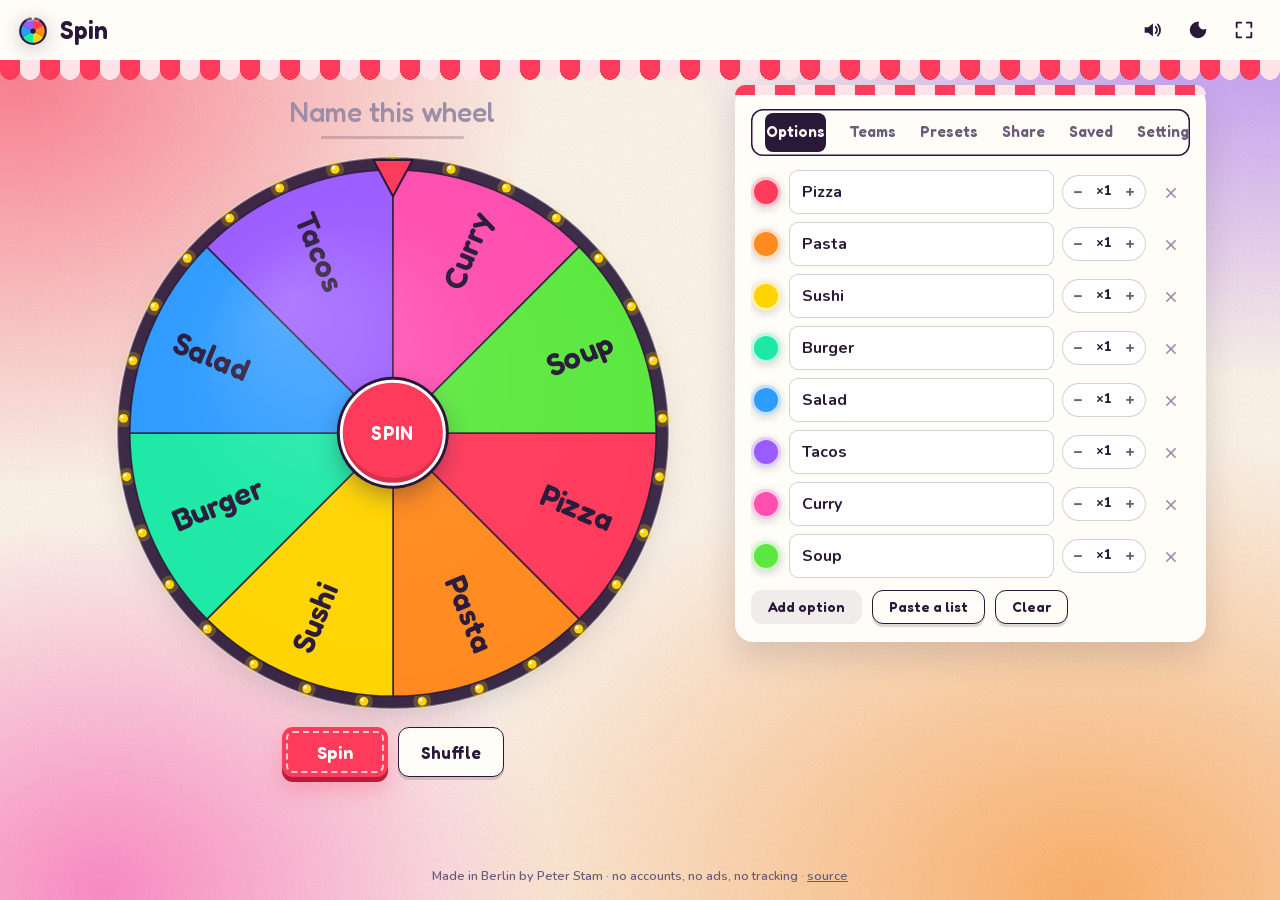
<file: docs/index.html>
<!doctype html>
<html lang="en">
<head>
<meta charset="utf-8">
<meta name="viewport" content="width=device-width, initial-scale=1, viewport-fit=cover">
<title>Spin</title>
<meta name="description" content="A decision wheel you can fill with anything, spin, and share by link. No accounts, no ads.">
<meta name="theme-color" content="#1B0F24" media="(prefers-color-scheme: dark)">
<meta name="theme-color" content="#FFF6EC" media="(prefers-color-scheme: light)">
<meta property="og:title" content="Spin">
<meta property="og:description" content="A decision wheel you can fill with anything, spin, and share by link.">
<meta property="og:image" content="https://spin.peterstam.eu/og.png">
<meta property="og:url" content="https://spin.peterstam.eu/">
<meta name="apple-mobile-web-app-capable" content="yes">
<meta name="apple-mobile-web-app-status-bar-style" content="black-translucent">
<link rel="icon" href="icon.svg" type="image/svg+xml">
<link rel="apple-touch-icon" href="icon-180.png">
<link rel="manifest" href="manifest.webmanifest">
<script>/* Springy animations and the look are remembered; set before anything is drawn */ try { var sp = JSON.parse(localStorage.getItem("spin-prefs-v1") || "{}"), lk = sp.look || "fair", de = document.documentElement; if (sp.spring) de.setAttribute("data-spring", ""); if (lk === "fair" || lk === "fair-glass") de.setAttribute("data-style", "funfair"); if (lk === "glass" || lk === "fair-glass") de.setAttribute("data-look", "glass"); } catch (e) { document.documentElement.setAttribute("data-style", "funfair"); }</script>
<link rel="stylesheet" href="style.css?v=b19c9314">
<link rel="stylesheet" href="glass.css?v=baa71f01">
<link rel="stylesheet" href="funfair.css?v=d4ffad53">
</head>
<body>
<div class="mesh" aria-hidden="true"></div>
<div class="grain" aria-hidden="true"></div>

<header class="bar frost">
  <a class="brand" href="./" aria-label="Spin, home">
    <svg class="brand-mark" viewBox="0 0 64 64" aria-hidden="true">
      <circle cx="32" cy="34" r="26" fill="#2A1838"/>
      <g transform="translate(32 34)">
        <path d="M0 0 L0 -22 A22 22 0 0 1 19 -11 Z" fill="#FF3B5C"/>
        <path d="M0 0 L19 -11 A22 22 0 0 1 19 11 Z" fill="#FF8A1F"/>
        <path d="M0 0 L19 11 A22 22 0 0 1 0 22 Z" fill="#FFD400"/>
        <path d="M0 0 L0 22 A22 22 0 0 1 -19 11 Z" fill="#1DE9A6"/>
        <path d="M0 0 L-19 11 A22 22 0 0 1 -19 -11 Z" fill="#2E9BFF"/>
        <path d="M0 0 L-19 -11 A22 22 0 0 1 0 -22 Z" fill="#9B5CFF"/>
        <circle r="5" fill="#2A1838"/>
        <path d="M-14 -22 A26 26 0 0 1 14 -22 L10 -16 A18 18 0 0 0 -10 -16 Z" fill="#fff" opacity=".28"/>
      </g>
      <path d="M26 4 L38 4 L32 14 Z" fill="#FFF4E6"/>
    </svg>
    <span class="brand-word">Spin</span>
  </a>
  <div class="bar-actions">
    <button class="icon-btn" id="muteBtn" aria-label="Mute sounds" aria-pressed="false" title="Sound">
      <svg viewBox="0 0 24 24" class="ico ico-on"><path d="M4 9v6h4l5 4V5L8 9H4z"/><path d="M16 8.5a5 5 0 0 1 0 7" class="stroke"/><path d="M18.5 6a9 9 0 0 1 0 12" class="stroke"/></svg>
      <svg viewBox="0 0 24 24" class="ico ico-off"><path d="M4 9v6h4l5 4V5L8 9H4z"/><path d="M16 9l5 6M21 9l-5 6" class="stroke"/></svg>
    </button>
    <button class="icon-btn" id="themeBtn" aria-label="Switch light and dark" title="Theme">
      <svg viewBox="0 0 24 24" class="ico"><path d="M12 3a9 9 0 1 0 9 9c0-.5 0-1-.1-1.4A5.5 5.5 0 0 1 13.4 3.1C13 3 12.5 3 12 3z"/></svg>
    </button>
    <button class="icon-btn" id="bigBtn" aria-label="Big mode" aria-pressed="false" title="Big mode">
      <svg viewBox="0 0 24 24" class="ico"><path d="M4 9V4h5M15 4h5v5M20 15v5h-5M9 20H4v-5" class="stroke"/></svg>
    </button>
  </div>
</header>

<main class="app">
  <section class="stage" aria-label="The wheel">
    <input class="title" id="titleInput" type="text" maxlength="48" placeholder="Name this wheel" aria-label="Wheel name" autocomplete="off" spellcheck="false">
    <div class="wheel-wrap" id="wheelWrap">
      <canvas id="wheel" aria-label="Decision wheel, drag to fling or press spin"></canvas>
      <button class="hub" id="spinHub" aria-label="Spin the wheel">Spin</button>
    </div>
    <div class="stage-row">
      <button class="btn btn-primary" id="spinBtn">Spin</button>
      <button class="btn btn-ghost" id="shuffleBtn" title="Shuffle the order">Shuffle</button>
    </div>
    <div class="history frost" id="history" hidden>
      <span class="history-label">Winners</span>
      <div class="history-chips" id="historyChips"></div>
      <button class="link-btn" id="historyClear">Clear</button>
    </div>
    <p class="hint" id="emptyHint">Add at least two options to spin.</p>
  </section>

  <section class="panel frost" aria-label="Wheel settings">
    <nav class="tabs" role="tablist" aria-label="Panel">
      <button role="tab" class="tab is-active" data-tab="options" aria-selected="true" id="tab-options">Options</button>
      <button role="tab" class="tab" data-tab="teams" aria-selected="false" id="tab-teams">Teams</button>
      <button role="tab" class="tab" data-tab="presets" aria-selected="false" id="tab-presets">Presets</button>
      <button role="tab" class="tab" data-tab="share" aria-selected="false" id="tab-share">Share</button>
      <button role="tab" class="tab" data-tab="saved" aria-selected="false" id="tab-saved">Saved</button>
      <button role="tab" class="tab" data-tab="settings" aria-selected="false" id="tab-settings">Settings</button>
    </nav>

    <div class="pane is-active" id="pane-options" role="tabpanel" aria-labelledby="tab-options">
      <ul class="items" id="items"></ul>
      <div class="row">
        <button class="btn btn-small" id="addBtn">Add option</button>
        <button class="btn btn-small btn-ghost" id="pasteToggle" aria-expanded="false">Paste a list</button>
        <button class="btn btn-small btn-ghost" id="clearBtn">Clear</button>
      </div>
      <div class="paste" id="pasteBox" hidden>
        <textarea id="pasteArea" rows="6" placeholder="One option per line&#10;Pizza&#10;Pasta&#10;Sushi" aria-label="Paste options, one per line"></textarea>
        <div class="row">
          <button class="btn btn-small" id="pasteApply">Use this list</button>
          <span class="muted">Weights: write <code>Pizza ×2</code> or <code>Pizza *2</code>.</span>
        </div>
      </div>
    </div>

    <div class="pane" id="pane-teams" role="tabpanel" aria-labelledby="tab-teams" hidden>
      <p class="muted top">Paste the names, choose how many teams, then spin: each spin drops the next name into the team the wheel lands on.</p>
      <textarea id="teamNames" rows="5" placeholder="One name per line&#10;Alex&#10;Sam&#10;Mia" aria-label="Names, one per line"></textarea>
      <div class="row between">
        <label class="count">Teams
          <span class="weight"><button type="button" id="teamsMinus" aria-label="Fewer teams">−</button><span id="teamsCount" class="plain">2</span><button type="button" id="teamsPlus" aria-label="More teams">+</button></span>
        </label>
        <span class="muted" id="teamsNext"></span>
      </div>
      <div class="seg" role="radiogroup" aria-label="How to place names">
        <button type="button" class="seg-btn is-on" id="modeOne" role="radio" aria-checked="true">One at a time<small>a spin per name</small></button>
        <button type="button" class="seg-btn" id="modeAll" role="radio" aria-checked="false">All at once<small>one spin places everyone</small></button>
      </div>
      <ul class="teamlist" id="teamList"></ul>
      <div class="row">
        <button class="btn btn-small btn-ghost" id="teamsShuffle">Shuffle names</button>
        <button class="btn btn-small btn-ghost" id="teamsReset">Start over</button>
      </div>
      <p class="muted small">Tap a name in a team to move it to the next team. Teams stay balanced: a full team leaves the wheel until the others catch up.</p>
    </div>

    <div class="pane" id="pane-presets" role="tabpanel" aria-labelledby="tab-presets" hidden>
      <div class="presets" id="presets"></div>
      <p class="muted">A preset replaces the current options. Your own wheel can be kept under Saved first.</p>
    </div>

    <div class="pane" id="pane-share" role="tabpanel" aria-labelledby="tab-share" hidden>
      <p class="muted">The whole wheel lives in this link. Nothing is stored anywhere else.</p>
      <div class="share-row">
        <input id="shareUrl" type="text" readonly aria-label="Share link">
        <button class="btn btn-small" id="copyBtn">Copy</button>
        <button class="btn btn-small btn-ghost" id="nativeShare" hidden>Share…</button>
      </div>
      <div class="qr-wrap">
        <canvas id="qr" width="232" height="232" aria-label="QR code of the share link"></canvas>
        <p class="muted">Scan with a phone to open the same wheel.</p>
        <button class="link-btn" id="qrDownload" hidden>Download the QR code</button>
      </div>
    </div>

    <div class="pane" id="pane-saved" role="tabpanel" aria-labelledby="tab-saved" hidden>
      <div class="row">
        <button class="btn btn-small" id="saveBtn">Save this wheel</button>
        <span class="muted">Saved on this device only. Use a link to move it.</span>
      </div>
      <ul class="saved" id="savedList"></ul>
      <p class="muted" id="savedEmpty">Nothing saved yet.</p>
    </div>

    <div class="pane" id="pane-settings" role="tabpanel" aria-labelledby="tab-settings" hidden>
      <h3 class="set-head">While it spins</h3>
      <div class="setting">
        <span>Sounds</span>
        <span class="set-pair">
          <select id="soundSel" aria-label="Sound set">
            <option value="classic">Classic ticks and fanfare</option>
            <option value="drums">Drum roll and crash</option>
            <option value="chime">Soft chimes</option>
          </select>
          <button type="button" class="icon-btn small" id="soundTry" aria-label="Play the sounds" title="Play the sounds"><svg viewBox="0 0 24 24" class="ico"><path d="M8 5v14l11-7z"/></svg></button>
        </span>
      </div>
      <label class="setting slide">
        <span>Volume<small id="volOut">100%</small></span>
        <input type="range" id="volSel" min="0" max="100" step="5" aria-label="Volume">
      </label>
      <label class="setting slide">
        <span>Spin time<small id="secsOut">5 seconds</small></span>
        <input type="range" id="secsSel" min="2" max="30" step="1" aria-label="Spin time in seconds">
      </label>
      <label class="setting switch">
        <span>Spin slowly while waiting<small>The wheel turns gently by itself</small></span>
        <input type="checkbox" id="idleSel">
      </label>
      <label class="setting switch">
        <span>Show the wheel's name<small>The title above the wheel</small></span>
        <input type="checkbox" id="titleSel">
      </label>
      <label class="setting switch">
        <span>Hide the labels until it stops<small>For surprises</small></span>
        <input type="checkbox" id="hiddenSel">
      </label>

      <h3 class="set-head">When it stops</h3>
      <label class="setting">
        <span>Message on the card<small>Above the winner</small></span>
        <input type="text" id="msgSel" class="set-text" maxlength="40" placeholder="The wheel says" autocomplete="off">
      </label>
      <label class="setting switch">
        <span>Confetti</span>
        <input type="checkbox" id="confettiSel">
      </label>
      <label class="setting switch">
        <span>Light up the winning slice<small>It glows when the card closes</small></span>
        <input type="checkbox" id="glowSel">
      </label>
      <label class="setting switch">
        <span>"Remove and spin again" button<small>On the winner card</small></span>
        <input type="checkbox" id="removeBtnSel">
      </label>
      <label class="setting switch">
        <span>Remove the winner after each spin<small>Good for picking turns</small></span>
        <input type="checkbox" id="removeSel">
      </label>
      <label class="setting switch">
        <span>Click when a winner is removed</span>
        <input type="checkbox" id="popSel">
      </label>
      <label class="setting switch">
        <span>Close the card after 5 seconds</span>
        <input type="checkbox" id="autoCloseSel">
      </label>

      <h3 class="set-head">How the wheel looks</h3>
      <label class="setting">
        <span>Colours</span>
        <select id="palSel" aria-label="Colour set">
          <option value="spin">Spin</option>
          <option value="pastel">Pastel</option>
          <option value="ocean">Ocean</option>
          <option value="sunset">Sunset</option>
          <option value="forest">Forest</option>
          <option value="neon">Neon</option>
          <option value="greys">Greys</option>
          <option value="custom">My own</option>
        </select>
      </label>
      <div class="setting cols-row">
        <span>Pick and change colours<small>Tap the tick to leave a colour out, tap the colour to change it</small></span>
        <div class="cols" id="cols"></div>
      </div>
      <label class="setting">
        <span>Wheel fill<small>Pictures stay on this device</small></span>
        <select id="fillSel" aria-label="Wheel fill">
          <option value="colors">A colour per slice</option>
          <option value="image">One picture</option>
        </select>
      </label>
      <div class="setting" id="wheelPicRow">
        <span>Wheel picture<small id="wheelPicNote">None yet</small></span>
        <span class="set-pair">
          <button type="button" class="btn btn-small" id="wheelPicBtn">Choose</button>
          <button type="button" class="btn btn-small btn-ghost" id="wheelPicDel" hidden>Remove</button>
        </span>
      </div>
      <div class="setting">
        <span>Picture in the middle<small id="hubPicNote">None yet · on this device</small></span>
        <span class="set-pair">
          <button type="button" class="btn btn-small" id="hubPicBtn">Choose</button>
          <button type="button" class="btn btn-small btn-ghost" id="hubPicDel" hidden>Remove</button>
        </span>
      </div>
      <label class="setting">
        <span>Size of the middle</span>
        <select id="hubSizeSel" aria-label="Size of the middle">
          <option value="s">Small</option>
          <option value="m">Medium</option>
          <option value="l">Large</option>
        </select>
      </label>
      <label class="setting switch">
        <span>Contours<small>Outlines round the labels and slices</small></span>
        <input type="checkbox" id="outlineSel">
      </label>
      <label class="setting switch">
        <span>Wheel shadow</span>
        <input type="checkbox" id="shadowSel">
      </label>
      <div class="setting">
        <span>Page colour<small id="pageNote">The theme's own</small></span>
        <span class="set-pair">
          <input type="color" id="pageSel" aria-label="Page colour" class="set-color">
          <button type="button" class="btn btn-small btn-ghost" id="pageReset" hidden>Reset</button>
        </span>
      </div>
      <label class="setting switch">
        <span>Colour glow on the page</span>
        <input type="checkbox" id="meshSel">
      </label>
      <input type="file" id="picFile" accept="image/*" hidden>

      <h3 class="set-head">The app</h3>
      <label class="setting switch">
        <span>Springy animations<small>Buttons lean and squash, small things pop</small></span>
        <input type="checkbox" id="springSel">
      </label>
      <label class="setting">
        <span>Look<small>Funfair is the new one; the old frosted look is still here</small></span>
        <select id="lookSel" aria-label="Look">
          <option value="fair">Funfair</option>
          <option value="fair-glass">Funfair glass</option>
          <option value="classic">Old look</option>
          <option value="glass">Old look, liquid glass</option>
        </select>
      </label>
      <label class="setting">
        <span>Theme</span>
        <select id="themeSel" aria-label="Theme">
          <option value="system">Follow the system</option>
          <option value="light">Light</option>
          <option value="dark">Dark</option>
        </select>
      </label>
      <div class="row">
        <button class="btn btn-small btn-ghost" id="resetBtn">Start a fresh wheel</button>
      </div>
      <p class="muted small">Spin is made in Berlin by Peter Stam. No accounts, no ads, no tracking. Fonts: Fredoka and Nunito (OFL). QR code library by Kazuhiko Arase (MIT).</p>
    </div>
  </section>
</main>
<footer class="foot">Made in Berlin by Peter Stam · no accounts, no ads, no tracking · <a href="https://github.com/PstamBerlin/spin">source</a></footer>

<div class="overlay" id="overlay" hidden>
  <canvas id="confetti" aria-hidden="true"></canvas>
  <div class="winner frost" role="dialog" aria-modal="true" aria-labelledby="winnerLabel">
    <p class="winner-kicker" id="winnerKicker">The wheel says</p>
    <h2 class="winner-text" id="winnerText">—</h2>
    <p class="winner-sub" id="winnerSub" aria-live="polite"></p>
    <div class="row center">
      <button class="btn btn-primary" id="againBtn">Spin again</button>
      <button class="btn btn-ghost" id="removeAgainBtn">Remove and spin again</button>
    </div>
    <button class="link-btn" id="closeBtn">Close</button>
  </div>
</div>

<div class="toast" id="toast" role="status" aria-live="polite" hidden></div>

<script src="qrcode.js?v=4c79be16"></script>
<script src="app.js?v=c0bfd0cb"></script>
</body>
</html>
</file>
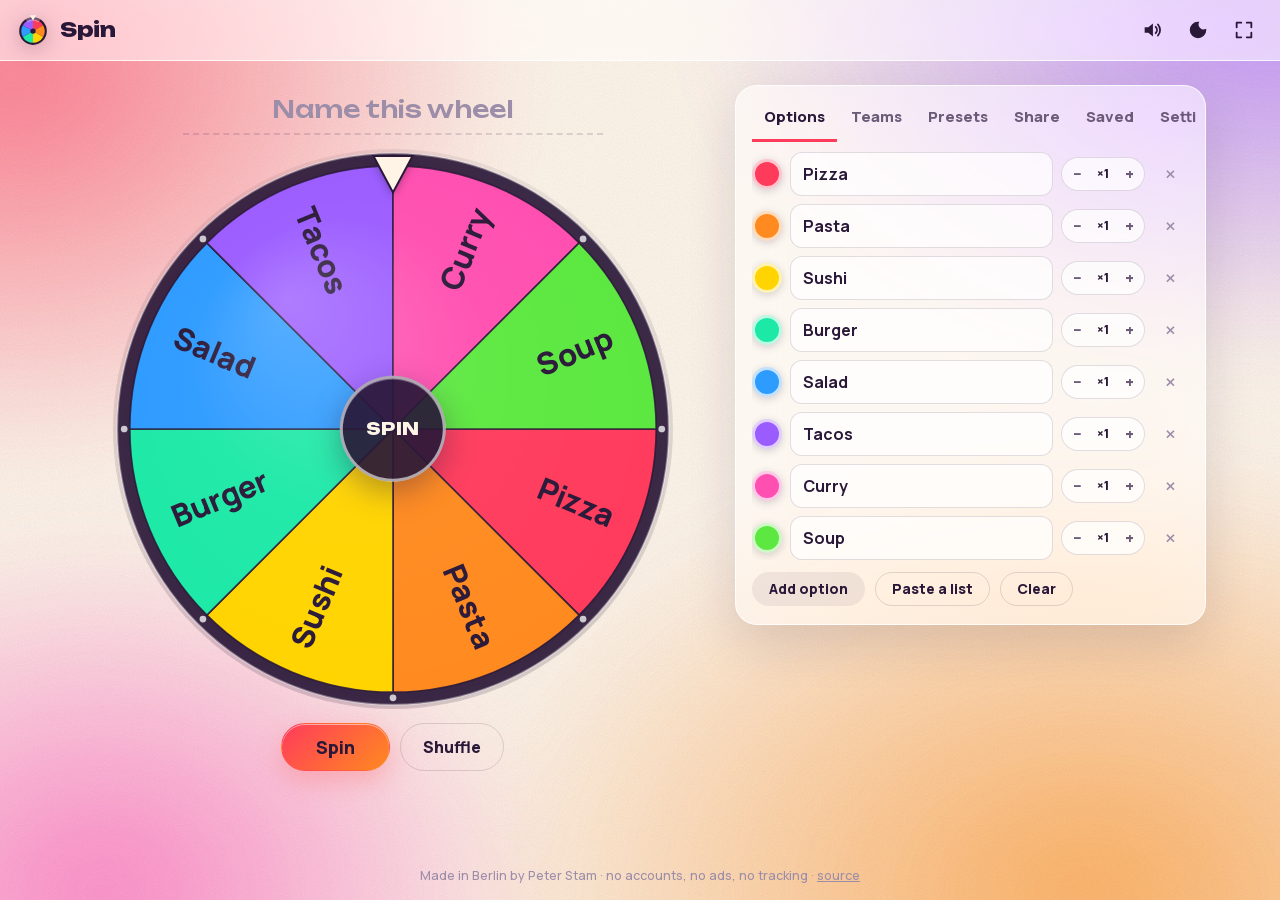
<file: site/index.html>
<!doctype html>
<html lang="en">
<head>
<meta charset="utf-8">
<meta name="viewport" content="width=device-width, initial-scale=1, viewport-fit=cover">
<title>Spin</title>
<meta name="description" content="A decision wheel you can fill with anything, spin, and share by link. No accounts, no ads.">
<meta name="theme-color" content="#1B0F24" media="(prefers-color-scheme: dark)">
<meta name="theme-color" content="#FFF6EC" media="(prefers-color-scheme: light)">
<meta property="og:title" content="Spin">
<meta property="og:description" content="A decision wheel you can fill with anything, spin, and share by link.">
<meta property="og:image" content="https://spin.peterstam.eu/og.png">
<meta property="og:url" content="https://spin.peterstam.eu/">
<meta name="apple-mobile-web-app-capable" content="yes">
<meta name="apple-mobile-web-app-status-bar-style" content="black-translucent">
<link rel="icon" href="icon.svg" type="image/svg+xml">
<link rel="apple-touch-icon" href="icon-180.png">
<link rel="manifest" href="manifest.webmanifest">
<link rel="stylesheet" href="style.css">
</head>
<body>
<div class="mesh" aria-hidden="true"></div>
<div class="grain" aria-hidden="true"></div>

<header class="bar frost">
  <a class="brand" href="./" aria-label="Spin, home">
    <svg class="brand-mark" viewBox="0 0 64 64" aria-hidden="true">
      <circle cx="32" cy="34" r="26" fill="#2A1838"/>
      <g transform="translate(32 34)">
        <path d="M0 0 L0 -22 A22 22 0 0 1 19 -11 Z" fill="#FF3B5C"/>
        <path d="M0 0 L19 -11 A22 22 0 0 1 19 11 Z" fill="#FF8A1F"/>
        <path d="M0 0 L19 11 A22 22 0 0 1 0 22 Z" fill="#FFD400"/>
        <path d="M0 0 L0 22 A22 22 0 0 1 -19 11 Z" fill="#1DE9A6"/>
        <path d="M0 0 L-19 11 A22 22 0 0 1 -19 -11 Z" fill="#2E9BFF"/>
        <path d="M0 0 L-19 -11 A22 22 0 0 1 0 -22 Z" fill="#9B5CFF"/>
        <circle r="5" fill="#2A1838"/>
        <path d="M-14 -22 A26 26 0 0 1 14 -22 L10 -16 A18 18 0 0 0 -10 -16 Z" fill="#fff" opacity=".28"/>
      </g>
      <path d="M26 4 L38 4 L32 14 Z" fill="#FFF4E6"/>
    </svg>
    <span class="brand-word">Spin</span>
  </a>
  <div class="bar-actions">
    <button class="icon-btn" id="muteBtn" aria-label="Mute sounds" aria-pressed="false" title="Sound">
      <svg viewBox="0 0 24 24" class="ico ico-on"><path d="M4 9v6h4l5 4V5L8 9H4z"/><path d="M16 8.5a5 5 0 0 1 0 7" class="stroke"/><path d="M18.5 6a9 9 0 0 1 0 12" class="stroke"/></svg>
      <svg viewBox="0 0 24 24" class="ico ico-off"><path d="M4 9v6h4l5 4V5L8 9H4z"/><path d="M16 9l5 6M21 9l-5 6" class="stroke"/></svg>
    </button>
    <button class="icon-btn" id="themeBtn" aria-label="Switch light and dark" title="Theme">
      <svg viewBox="0 0 24 24" class="ico"><path d="M12 3a9 9 0 1 0 9 9c0-.5 0-1-.1-1.4A5.5 5.5 0 0 1 13.4 3.1C13 3 12.5 3 12 3z"/></svg>
    </button>
    <button class="icon-btn" id="bigBtn" aria-label="Big mode" aria-pressed="false" title="Big mode">
      <svg viewBox="0 0 24 24" class="ico"><path d="M4 9V4h5M15 4h5v5M20 15v5h-5M9 20H4v-5" class="stroke"/></svg>
    </button>
  </div>
</header>

<main class="app">
  <section class="stage" aria-label="The wheel">
    <input class="title" id="titleInput" type="text" maxlength="48" placeholder="Name this wheel" aria-label="Wheel name" autocomplete="off" spellcheck="false">
    <div class="wheel-wrap" id="wheelWrap">
      <canvas id="wheel" aria-label="Decision wheel, drag to fling or press spin"></canvas>
      <button class="hub" id="spinHub" aria-label="Spin the wheel">Spin</button>
    </div>
    <div class="stage-row">
      <button class="btn btn-primary" id="spinBtn">Spin</button>
      <button class="btn btn-ghost" id="shuffleBtn" title="Shuffle the order">Shuffle</button>
    </div>
    <div class="history frost" id="history" hidden>
      <span class="history-label">Winners</span>
      <div class="history-chips" id="historyChips"></div>
      <button class="link-btn" id="historyClear">Clear</button>
    </div>
    <p class="hint" id="emptyHint">Add at least two options to spin.</p>
  </section>

  <section class="panel frost" aria-label="Wheel settings">
    <nav class="tabs" role="tablist" aria-label="Panel">
      <button role="tab" class="tab is-active" data-tab="options" aria-selected="true" id="tab-options">Options</button>
      <button role="tab" class="tab" data-tab="teams" aria-selected="false" id="tab-teams">Teams</button>
      <button role="tab" class="tab" data-tab="presets" aria-selected="false" id="tab-presets">Presets</button>
      <button role="tab" class="tab" data-tab="share" aria-selected="false" id="tab-share">Share</button>
      <button role="tab" class="tab" data-tab="saved" aria-selected="false" id="tab-saved">Saved</button>
      <button role="tab" class="tab" data-tab="settings" aria-selected="false" id="tab-settings">Settings</button>
    </nav>

    <div class="pane is-active" id="pane-options" role="tabpanel" aria-labelledby="tab-options">
      <ul class="items" id="items"></ul>
      <div class="row">
        <button class="btn btn-small" id="addBtn">Add option</button>
        <button class="btn btn-small btn-ghost" id="pasteToggle" aria-expanded="false">Paste a list</button>
        <button class="btn btn-small btn-ghost" id="clearBtn">Clear</button>
      </div>
      <div class="paste" id="pasteBox" hidden>
        <textarea id="pasteArea" rows="6" placeholder="One option per line&#10;Pizza&#10;Pasta&#10;Sushi" aria-label="Paste options, one per line"></textarea>
        <div class="row">
          <button class="btn btn-small" id="pasteApply">Use this list</button>
          <span class="muted">Weights: write <code>Pizza ×2</code> or <code>Pizza *2</code>.</span>
        </div>
      </div>
    </div>

    <div class="pane" id="pane-teams" role="tabpanel" aria-labelledby="tab-teams" hidden>
      <p class="muted top">Paste the names, choose how many teams, then spin: each spin drops the next name into the team the wheel lands on.</p>
      <textarea id="teamNames" rows="5" placeholder="One name per line&#10;Alex&#10;Sam&#10;Mia" aria-label="Names, one per line"></textarea>
      <div class="row between">
        <label class="count">Teams
          <span class="weight"><button type="button" id="teamsMinus" aria-label="Fewer teams">−</button><span id="teamsCount" class="plain">2</span><button type="button" id="teamsPlus" aria-label="More teams">+</button></span>
        </label>
        <span class="muted" id="teamsNext"></span>
      </div>
      <div class="seg" role="radiogroup" aria-label="How to place names">
        <button type="button" class="seg-btn is-on" id="modeOne" role="radio" aria-checked="true">One at a time<small>a spin per name</small></button>
        <button type="button" class="seg-btn" id="modeAll" role="radio" aria-checked="false">All at once<small>one spin places everyone</small></button>
      </div>
      <ul class="teamlist" id="teamList"></ul>
      <div class="row">
        <button class="btn btn-small btn-ghost" id="teamsShuffle">Shuffle names</button>
        <button class="btn btn-small btn-ghost" id="teamsReset">Start over</button>
      </div>
      <p class="muted small">Tap a name in a team to move it to the next team. Teams stay balanced: a full team leaves the wheel until the others catch up.</p>
    </div>

    <div class="pane" id="pane-presets" role="tabpanel" aria-labelledby="tab-presets" hidden>
      <div class="presets" id="presets"></div>
      <p class="muted">A preset replaces the current options. Your own wheel can be kept under Saved first.</p>
    </div>

    <div class="pane" id="pane-share" role="tabpanel" aria-labelledby="tab-share" hidden>
      <p class="muted">The whole wheel lives in this link. Nothing is stored anywhere else.</p>
      <div class="share-row">
        <input id="shareUrl" type="text" readonly aria-label="Share link">
        <button class="btn btn-small" id="copyBtn">Copy</button>
        <button class="btn btn-small btn-ghost" id="nativeShare" hidden>Share…</button>
      </div>
      <div class="qr-wrap">
        <canvas id="qr" width="232" height="232" aria-label="QR code of the share link"></canvas>
        <p class="muted">Scan with a phone to open the same wheel.</p>
        <button class="link-btn" id="qrDownload" hidden>Download the QR code</button>
      </div>
    </div>

    <div class="pane" id="pane-saved" role="tabpanel" aria-labelledby="tab-saved" hidden>
      <div class="row">
        <button class="btn btn-small" id="saveBtn">Save this wheel</button>
        <span class="muted">Saved on this device only. Use a link to move it.</span>
      </div>
      <ul class="saved" id="savedList"></ul>
      <p class="muted" id="savedEmpty">Nothing saved yet.</p>
    </div>

    <div class="pane" id="pane-settings" role="tabpanel" aria-labelledby="tab-settings" hidden>
      <label class="setting">
        <span>Sounds</span>
        <select id="soundSel" aria-label="Sound set">
          <option value="classic">Classic ticks and fanfare</option>
          <option value="drums">Drum roll and crash</option>
          <option value="chime">Soft chimes</option>
        </select>
      </label>
      <label class="setting switch">
        <span>Remove the winner after each spin<small>Good for picking turns</small></span>
        <input type="checkbox" id="removeSel">
      </label>
      <label class="setting switch">
        <span>Hide the labels until it stops<small>For surprises</small></span>
        <input type="checkbox" id="hiddenSel">
      </label>
      <label class="setting">
        <span>Theme</span>
        <select id="themeSel" aria-label="Theme">
          <option value="system">Follow the system</option>
          <option value="light">Light</option>
          <option value="dark">Dark</option>
        </select>
      </label>
      <div class="row">
        <button class="btn btn-small btn-ghost" id="resetBtn">Start a fresh wheel</button>
      </div>
      <p class="muted small">Spin is made in Berlin by Peter Stam. No accounts, no ads, no tracking. Fonts: Unbounded and Manrope (OFL). QR code library by Kazuhiko Arase (MIT).</p>
    </div>
  </section>
</main>
<footer class="foot">Made in Berlin by Peter Stam · no accounts, no ads, no tracking · <a href="https://github.com/PstamBerlin/spin">source</a></footer>

<div class="overlay" id="overlay" hidden>
  <canvas id="confetti" aria-hidden="true"></canvas>
  <div class="winner frost" role="dialog" aria-modal="true" aria-labelledby="winnerLabel">
    <p class="winner-kicker">The wheel says</p>
    <h2 class="winner-text" id="winnerText">—</h2>
    <p class="winner-sub" id="winnerSub" aria-live="polite"></p>
    <div class="row center">
      <button class="btn btn-primary" id="againBtn">Spin again</button>
      <button class="btn btn-ghost" id="removeAgainBtn">Remove and spin again</button>
    </div>
    <button class="link-btn" id="closeBtn">Close</button>
  </div>
</div>

<div class="toast" id="toast" role="status" aria-live="polite" hidden></div>

<script src="qrcode.js"></script>
<script src="app.js"></script>
</body>
</html>
</file>
<file: docs/style.css>
@font-face{font-family:"Nunito";font-weight:400 900;font-display:swap;src:url("fonts/Nunito.woff2") format("woff2")}
@font-face{font-family:"Fredoka";font-weight:300 700;font-display:swap;src:url("fonts/Fredoka.woff2") format("woff2")}

:root{
  --coral:#FF3B5C; --mango:#FF8A1F; --lemon:#FFD400; --mint:#1DE9A6; --sky:#2E9BFF; --lilac:#9B5CFF; --pink:#FF4FB0; --leaf:#5CE840;
  --plum:#2A1838; --plum-deep:#1B0F24; --cream:#FFF6EC;
  --bg:#FFF6EC; --ink:#2A1838; --ink-dim:#6B5A78; --ink-faint:#9C8DA8;
  --frost:rgba(255,255,255,.55); --frost-strong:rgba(255,255,255,.75); --frost-line:rgba(255,255,255,.8); --frost-shadow:0 18px 50px rgba(42,24,56,.14);
  --field:rgba(255,255,255,.7); --field-line:rgba(42,24,56,.14);
  --primary:#FF3B5C; --primary-ink:#2A1838;
  --chip:rgba(42,24,56,.07);
  --mesh-a:#FF3B5C; --mesh-b:#FF8A1F; --mesh-c:#9B5CFF; --mesh-d:#FF4FB0;
  --mesh-opacity:.62;
  --radius:22px; --radius-s:14px;
  --grain:.07;
  /* Motion: liquid. Things stretch on the way, overshoot a little and settle (real spring curves),
     lines grow and shrink, and what you press squashes like jelly.
     --moving is 1 while things may travel or scale and 0 when only fades are left. */
  --ease:cubic-bezier(.22,.61,.36,1); --ease-out:cubic-bezier(.22,1,.36,1); --ease-spring:cubic-bezier(.34,1.56,.64,1);
  --spring:var(--ease-spring); --spring-soft:var(--ease-out); --glide:var(--ease-spring); --t-spring:420ms;
  --dur-1:120ms; --dur-2:200ms; --dur-3:320ms; --dur-4:460ms; --moving:1;
}
@supports (transition-timing-function: linear(0, 1)){
  :root{
    --spring:linear(0,0.082,0.27,0.495,0.708,0.883,1.007,1.082,1.115,1.118,1.102,1.077,1.05,1.026,1.007,0.995,0.988,0.986,0.986,0.989,0.992,0.995,0.998,1,1.001,1.002,1.002,1.002,1);
    --glide:linear(0,0.082,0.27,0.495,0.708,0.883,1.007,1.082,1.115,1.118,1.102,1.077,1.05,1.026,1.007,0.995,0.988,0.986,0.986,0.989,0.992,0.995,0.998,1,1.001,1.002,1.002,1.002,1);   /* the basic pull keeps its spring even when springy animations are off */
    --spring-soft:linear(0,0.045,0.151,0.285,0.427,0.56,0.678,0.776,0.855,0.915,0.958,0.988,1.008,1.019,1.024,1.025,1.024,1.021,1.018,1.014,1.011,1.008,1.005,1.003,1.002,1.001,1,1,1);
    --t-spring:540ms;
  }
}
@media (prefers-reduced-motion: reduce){:root{--moving:0}}
:root[data-theme="dark"]{
  --bg:#1B0F24; --ink:#FFF4E6; --ink-dim:#CBB9D6; --ink-faint:#8E7B9C;
  --frost:rgba(42,24,56,.55); --frost-strong:rgba(42,24,56,.78); --frost-line:rgba(255,255,255,.14); --frost-shadow:0 18px 60px rgba(0,0,0,.45);
  --field:rgba(255,255,255,.07); --field-line:rgba(255,255,255,.16);
  --chip:rgba(255,255,255,.1);
  --mesh-opacity:.75;
  --grain:.12;
}
@media (prefers-color-scheme: dark){
  :root:not([data-theme="light"]){
    --bg:#1B0F24; --ink:#FFF4E6; --ink-dim:#CBB9D6; --ink-faint:#8E7B9C;
    --frost:rgba(42,24,56,.55); --frost-strong:rgba(42,24,56,.78); --frost-line:rgba(255,255,255,.14); --frost-shadow:0 18px 60px rgba(0,0,0,.45);
    --field:rgba(255,255,255,.07); --field-line:rgba(255,255,255,.16);
    --chip:rgba(255,255,255,.1);
    --mesh-opacity:.75;
    --grain:.12;
  }
}

*{box-sizing:border-box}
html,body{height:100%}
body{
  margin:0; background:var(--bg); color:var(--ink);
  transition:background var(--dur-3) var(--ease),color var(--dur-3) var(--ease);
  font-family:"Nunito",system-ui,-apple-system,"Segoe UI",sans-serif; font-weight:600; font-size:16px; line-height:1.5;
  -webkit-font-smoothing:antialiased; overflow-x:hidden;
  min-height:100dvh; display:flex; flex-direction:column;
}
button,input,select,textarea{font:inherit;color:inherit}
button{cursor:pointer;touch-action:manipulation;-webkit-tap-highlight-color:transparent}
code{font-family:ui-monospace,SFMono-Regular,Menlo,monospace;font-size:.9em;background:var(--chip);padding:1px 6px;border-radius:6px}
:focus-visible{outline:3px solid var(--sky);outline-offset:2px;border-radius:8px}

/* ---- background ---- */
/* The background is still, and soft by itself: four wide gradients that fade out, no blur filter and no
   drifting. It used to drift a little under a 40px blur, which looks almost the same and made the graphics
   chip blur the whole window again on every frame, for ever, and again for every frosted pane on top of it. */
.mesh{
  position:fixed; inset:0; z-index:-2; pointer-events:none; opacity:var(--mesh-opacity);
  background:
    radial-gradient(56% 63% at 1% 8%, var(--mesh-a) 0%, transparent 73%),
    radial-gradient(63% 56% at 99% 1%, var(--mesh-c) 0%, transparent 73%),
    radial-gradient(70% 70% at 85% 99%, var(--mesh-b) 0%, transparent 73%),
    radial-gradient(49% 56% at 8% 99%, var(--mesh-d) 0%, transparent 73%);   /* the same places and sizes the drifting one had */
}
.grain{
  position:fixed; inset:0; z-index:-1; pointer-events:none; opacity:var(--grain);   /* (plain, not blended: a blend over the whole window has to be redone for every frame of a spin) */
  background-image:url("data:image/svg+xml,%3Csvg xmlns='http://www.w3.org/2000/svg' width='160' height='160'%3E%3Cfilter id='n'%3E%3CfeTurbulence type='fractalNoise' baseFrequency='.9' numOctaves='2' stitchTiles='stitch'/%3E%3CfeColorMatrix values='0 0 0 0 0 0 0 0 0 0 0 0 0 0 0 0 0 0 .9 0'/%3E%3C/filter%3E%3Crect width='100%25' height='100%25' filter='url(%23n)'/%3E%3C/svg%3E");
}

/* ---- frost ---- */
.frost{
  background:var(--frost);
  border:1px solid var(--frost-line);
  box-shadow:var(--frost-shadow);
}
/* Only the panes that things pass under are really frosted: the bar (the page scrolls under it) and the
   winner card (the wheel is under it). The panel and the winners strip only ever have the still background
   behind them, where a blur shows nothing and still has to be redone whenever something moves inside them. */
.bar.frost,.winner.frost{-webkit-backdrop-filter:blur(22px) saturate(1.4); backdrop-filter:blur(22px) saturate(1.4)}

/* ---- top bar ---- */
.bar{
  position:sticky; top:0; z-index:20;
  display:flex; align-items:center; justify-content:space-between; gap:12px;
  padding:10px 16px; padding-top:calc(10px + env(safe-area-inset-top));
  border-width:0 0 1px 0; border-radius:0; box-shadow:none;
}
.brand{display:flex;align-items:center;gap:10px;text-decoration:none;color:inherit}
.brand-mark{width:34px;height:34px;display:block;filter:drop-shadow(0 4px 10px rgba(42,24,56,.25))}
.brand-word{font-family:"Fredoka",sans-serif;font-weight:600;font-size:25px;letter-spacing:0;line-height:1}
.bar-actions{display:flex;gap:6px}
.icon-btn{
  width:40px;height:40px;border-radius:12px;border:1px solid transparent;background:transparent;display:grid;place-items:center;color:var(--ink);
}
.icon-btn{transform:translate(var(--mx,0px),var(--my,0px));transition:background var(--dur-1) var(--ease),transform var(--t-spring) var(--spring)}
.icon-btn.pulling{transition:background var(--dur-1) var(--ease),transform 90ms var(--ease-out)}
.icon-btn:hover{background:var(--chip)}
.icon-btn:active{transform:translate(var(--mx,0px),var(--my,0px)) scale(calc(1 + .06 * var(--moving)),calc(1 - .08 * var(--moving)));transition-duration:70ms}
.icon-btn.popped .ico{animation:ico-pop var(--t-spring) var(--spring)}
@keyframes ico-pop{from{transform:scale(calc(1 - .3 * var(--moving)),calc(1 - .15 * var(--moving))) rotate(calc(-12deg * var(--moving)))}}
.icon-btn[aria-pressed="true"]{background:var(--chip);border-color:var(--frost-line)}
.ico{width:22px;height:22px;fill:currentColor}
.ico .stroke{fill:none;stroke:currentColor;stroke-width:2;stroke-linecap:round;stroke-linejoin:round}
#muteBtn .ico-off{display:none}
#muteBtn[aria-pressed="true"] .ico-on{display:none}
#muteBtn[aria-pressed="true"] .ico-off{display:block}

/* ---- layout ---- */
.app{
  flex:1; width:100%; max-width:1180px; margin:0 auto; padding:16px; padding-bottom:calc(24px + env(safe-area-inset-bottom));
  display:grid; gap:16px; grid-template-columns:1fr;
}
@media (min-width: 900px){
  .app{grid-template-columns:minmax(0,1.15fr) minmax(340px,.85fr); align-items:start; padding:24px; gap:24px}
  .panel{position:sticky; top:84px}
}

/* ---- entrance: the stage, then the panel, rise in once ---- */
@keyframes rise-in{from{opacity:0;transform:translateY(calc(14px * var(--moving)))}}
/* appearing: the page assembles itself, piece after piece */
.bar{animation:bar-in var(--dur-4) var(--ease-out) backwards}
@keyframes bar-in{from{opacity:0;transform:translateY(calc(-16px * var(--moving)))}}
.brand-mark{animation:mark-in 900ms var(--spring-soft) 120ms backwards}
@keyframes mark-in{from{opacity:0;transform:rotate(calc(-270deg * var(--moving))) scale(calc(1 - .5 * var(--moving)))}}
.brand-word{animation:rise-in var(--dur-4) var(--ease-out) 220ms backwards}
.bar-actions .icon-btn{animation:blob-in var(--t-spring) var(--spring) 280ms backwards}
.bar-actions .icon-btn:nth-child(2){animation-delay:340ms}
.bar-actions .icon-btn:nth-child(3){animation-delay:400ms}
.stage-row .btn{animation:blob-in var(--t-spring) var(--spring) 420ms backwards}
.stage-row .btn + .btn{animation-delay:490ms}
.panel{animation:rise-in var(--t-spring) var(--spring-soft) 180ms backwards}
.history{animation:drip-in var(--t-spring) var(--spring-soft) backwards;transform-origin:50% 0}
.foot{animation:fade var(--dur-4) var(--ease) 800ms backwards}
body:not(.ready) .hub{animation:hub-in var(--t-spring) var(--spring) 460ms backwards}
@keyframes hub-in{from{opacity:0;transform:translate(-50%,-50%) scale(calc(1 - .6 * var(--moving)))}}
/* rows, cards and names that show up later pop in as blobs, one after the other */
.item.appear,.team.appear{animation:blob-in var(--t-spring) var(--spring) backwards;transform-origin:0 50%}
.pane.is-active .preset{animation:blob-in var(--t-spring) var(--spring) calc(60ms + var(--i,0) * 35ms) backwards}
.pane.is-active .saved li{animation:blob-in var(--t-spring) var(--spring) calc(40ms + var(--i,0) * 40ms) backwards;transform-origin:0 50%}
/* the QR code develops like a photo */
.pane.is-active #qr{animation:develop 700ms var(--ease-out) 140ms backwards}
@keyframes develop{from{opacity:0;filter:blur(8px);transform:scale(calc(1 - .1 * var(--moving)))}}
body.big .wheel-wrap{animation:big-in var(--t-spring) var(--spring-soft)}
@keyframes big-in{from{opacity:.4;transform:scale(calc(1 - .18 * var(--moving)))}}

/* ---- stage ---- */
.stage{display:flex;flex-direction:column;align-items:center;gap:14px;min-width:0}
.title{
  width:min(100%,420px); text-align:center; border:0;
  background:linear-gradient(90deg,var(--coral),var(--mango)) center bottom/0% 3px no-repeat, linear-gradient(var(--field-line),var(--field-line)) center bottom/34% 3px no-repeat;
  transition:background-size var(--t-spring) var(--spring); animation:line-grow var(--dur-4) var(--ease-out) 460ms backwards, rise-in var(--dur-4) var(--ease-out) 140ms backwards;
  font-family:"Fredoka",sans-serif; font-weight:500; font-size:clamp(21px,3.4vw,28px); padding:6px 10px; color:var(--ink); border-radius:0;
}
.title::placeholder{color:var(--ink-faint)}
.title:hover{background-size:0% 3px, 60% 3px}
.title:focus{background-size:100% 3px, 100% 3px;outline:none}
@keyframes line-grow{from{background-size:0% 3px, 0% 3px}}
.wheel-wrap{position:relative; width:min(100%, 560px, calc(100dvh - 300px)); min-width:240px; aspect-ratio:1; touch-action:none; user-select:none}
/* the wheel's soft shadow: one static layer, never redrawn */
.wheel-wrap::before{content:"";position:absolute;inset:5%;border-radius:50%;box-shadow:0 16px 44px rgba(42,24,56,.34);pointer-events:none;animation:fade var(--dur-4) var(--ease) 300ms backwards}
#wheel{position:relative;width:100%;height:100%;display:block;cursor:grab;border-radius:50%}
#wheel.is-dragging{cursor:grabbing}
.hub{
  position:absolute; left:50%; top:50%; transform:translate(-50%,-50%);
  width:19%; aspect-ratio:1; border-radius:50%; border:3px solid rgba(255,255,255,.6);
  background:rgba(42,24,56,.92); color:#FFF4E6; font-family:"Fredoka",sans-serif; font-weight:600; font-size:clamp(14px,2.9vw,19px);
  box-shadow:0 10px 30px rgba(42,24,56,.35), inset 0 1px 0 rgba(255,255,255,.25); letter-spacing:.02em; text-transform:uppercase;
  transform:translate(calc(-50% + var(--mx,0px)),calc(-50% + var(--my,0px)));
  transition:transform var(--t-spring) var(--spring);
}
.hub.pulling{transition:transform 90ms var(--ease-out)}
.hub:hover{transform:translate(calc(-50% + var(--mx,0px)),calc(-50% + var(--my,0px))) scale(calc(1 + .04 * var(--moving)))}
.hub:active{transform:translate(calc(-50% + var(--mx,0px)),calc(-50% + var(--my,0px))) scale(calc(1 + .05 * var(--moving)),calc(1 - .06 * var(--moving)));transition-duration:70ms}
.hub:disabled{opacity:.75;cursor:not-allowed}
.hub::after{content:"";position:absolute;inset:-4px;border-radius:50%;box-shadow:0 0 28px 6px rgba(255,59,92,.6);opacity:0;pointer-events:none;transition:opacity var(--dur-3) var(--ease)}
.hub[aria-busy="true"]::after{animation:hubglow 900ms ease-in-out infinite alternate}
@keyframes hubglow{from{opacity:.15}to{opacity:.85}}
@media (prefers-reduced-motion: reduce){.hub[aria-busy="true"]::after{animation:none;opacity:.5}}
.stage-row{display:flex;gap:10px;flex-wrap:wrap;justify-content:center}
.hint{margin:0;color:var(--ink-dim);animation:rise-in var(--dur-4) var(--ease-out) backwards}
.hint[hidden]{display:none}

.history[hidden]{display:none}
.history{
  display:flex; align-items:center; gap:10px; flex-wrap:wrap; padding:10px 14px; border-radius:var(--radius-s); width:100%; max-width:560px;
}
.history-label{font-size:13px;color:var(--ink-dim);font-weight:700;text-transform:uppercase;letter-spacing:.08em}
.history-chips{display:flex;gap:6px;flex-wrap:wrap;flex:1;min-width:0}
.chip{
  display:inline-flex;align-items:center;gap:6px;padding:4px 10px;border-radius:999px;font-size:14px;font-weight:700;color:var(--plum);
  background:var(--chip-color,var(--lemon)); max-width:160px; white-space:nowrap; overflow:hidden; text-overflow:ellipsis;
}
.chip:first-child{box-shadow:0 0 0 2px var(--bg),0 0 0 4px var(--chip-color,var(--lemon))}
.chip.fresh{animation:blob-in var(--t-spring) var(--spring)}

/* ---- buttons ---- */
.btn{
  border:1px solid transparent; border-radius:999px; padding:12px 22px; font-family:"Fredoka",sans-serif; font-weight:600; font-size:17px; line-height:1;
  background:var(--chip); color:var(--ink); transform:translate(var(--mx,0px),var(--my,0px));
  transition:transform var(--t-spring) var(--spring), box-shadow var(--dur-2) var(--ease), background var(--dur-1) var(--ease);
}
.btn.pulling{transition:transform 90ms var(--ease-out), box-shadow var(--dur-2) var(--ease), background var(--dur-1) var(--ease)}
.btn:hover{transform:translate(var(--mx,0px),calc(var(--my,0px) - 2px * var(--moving)))}
/* jelly: wider and flatter while pressed, springs back on release */
.btn:active{transform:translate(var(--mx,0px),var(--my,0px)) scale(calc(1 + .035 * var(--moving)),calc(1 - .06 * var(--moving)));transition-duration:70ms}
.btn:disabled{opacity:.5;cursor:not-allowed;transform:none}
.btn-primary{
  background:linear-gradient(135deg,var(--coral),var(--mango)); color:var(--plum); padding:14px 34px; font-size:18px;
  box-shadow:0 10px 24px rgba(255,107,107,.35), inset 0 1px 0 rgba(255,255,255,.5);
}
.btn-primary:hover{box-shadow:0 14px 30px rgba(255,107,107,.45), inset 0 1px 0 rgba(255,255,255,.5)}
.btn-ghost{background:transparent;border-color:var(--field-line)}
.btn-ghost:hover{background:var(--chip)}
.btn-small{padding:9px 16px;font-size:14px}
.link-btn{background:none;border:0;color:var(--ink-dim);text-decoration:underline;text-underline-offset:3px;padding:4px 6px;font-size:14px}
.link-btn:hover{color:var(--ink)}

/* ---- panel ---- */
.panel{border-radius:var(--radius);padding:8px 16px 18px;min-width:0}
.tabs{display:flex;gap:2px;overflow-x:auto;scrollbar-width:none;margin:0 -8px 10px;padding:0 8px;position:relative}
.tabs::-webkit-scrollbar{display:none}
.tab{
  background:none;border:0;padding:12px 12px 10px;font-family:"Fredoka",sans-serif;font-weight:600;font-size:16px;color:var(--ink-dim);border-bottom:3px solid transparent;white-space:nowrap;border-radius:0;
  transition:color var(--dur-2) var(--ease);
}
.tab:hover{color:var(--ink)}
.tab.is-active{color:var(--ink)}
.tabs:not(.has-glider) .tab.is-active{border-bottom-color:var(--coral)}
/* the tab line is liquid: it stretches thin across both tabs, then shrinks back, thicker, onto the new one */
.tab-glider{position:absolute;left:0;bottom:0;height:4px;width:0;border-radius:999px;background:linear-gradient(90deg,var(--coral),var(--mango));pointer-events:none}
.tab-glider.stretch{height:2px;transition:left 170ms var(--ease-out),width 170ms var(--ease-out),height 170ms var(--ease-out)}
.tab-glider.settle{transition:left var(--t-spring) var(--glide),width var(--t-spring) var(--glide),height var(--dur-3) var(--ease-out)}
.pane[hidden]{display:none}
/* a pane's rows drip in one after the other, a little stretched, and settle */
@keyframes drip-in{from{opacity:0;transform:translateY(calc(-8px * var(--moving))) scaleY(calc(1 + .06 * var(--moving)))}}
.pane.is-active > *{animation:drip-in var(--t-spring) var(--spring-soft) backwards;transform-origin:50% 0}
.pane.is-active > :nth-child(2){animation-delay:30ms}
.pane.is-active > :nth-child(3){animation-delay:60ms}
.pane.is-active > :nth-child(4){animation-delay:90ms}
.pane.is-active > :nth-child(5){animation-delay:120ms}
.pane.is-active > :nth-child(n+6){animation-delay:150ms}
.row{display:flex;gap:10px;align-items:center;flex-wrap:wrap;margin-top:12px}
.row.center{justify-content:center}
.muted{color:var(--ink-dim);font-size:14px;margin:8px 0 0}
.muted.small{font-size:12.5px;color:var(--ink-faint);margin-top:20px}

/* items */
.items{list-style:none;margin:0;padding:0;display:flex;flex-direction:column;gap:8px;max-height:min(46dvh,520px);overflow:auto;padding-right:2px}
.item{display:grid;grid-template-columns:auto 1fr auto auto;gap:8px;align-items:center}
/* a blob: starts small and squashed, overshoots, settles */
@keyframes blob-in{from{opacity:0;transform:scale(calc(1 - .3 * var(--moving)),calc(1 - .45 * var(--moving)))}}
.item.fresh{animation:blob-in var(--t-spring) var(--spring);transform-origin:0 50%}
/* a row that leaves shrinks to a line and is gone */
.item.leaving{animation:shrink-out var(--dur-2) var(--ease) forwards;pointer-events:none;transform-origin:0 50%}
@keyframes shrink-out{60%{opacity:.6;transform:scale(calc(1 - .5 * var(--moving)),calc(1 - .85 * var(--moving)))}to{opacity:0;transform:scale(calc(1 - .9 * var(--moving)),calc(1 - .9 * var(--moving)))}}
.swatch{
  width:30px;height:30px;border-radius:50%;border:3px solid rgba(255,255,255,.7);background:var(--sw,var(--coral));
  box-shadow:0 2px 8px rgba(42,24,56,.2);padding:0;
}
.swatch{transition:transform var(--t-spring) var(--spring)}
.swatch:hover{transform:translateY(calc(-2px * var(--moving))) scale(calc(1 + .08 * var(--moving)))}
.swatch:active{transform:scale(calc(1 + .07 * var(--moving)),calc(1 - .09 * var(--moving)));transition-duration:70ms}
.item input[type="text"]{
  width:100%;min-width:0;border:1px solid var(--field-line);border-radius:12px;padding:9px 12px;font-weight:700;
  background:linear-gradient(90deg,var(--sky),var(--lilac)) center bottom/0% 2px no-repeat, var(--field);
  transition:background-size var(--t-spring) var(--spring),border-color var(--dur-2) var(--ease);
}
.item input[type="text"]:focus{border-color:var(--sky);outline:none;background-size:82% 2px, auto}
.weight{display:inline-flex;align-items:center;border:1px solid var(--field-line);border-radius:999px;background:var(--field);height:34px}
.weight button{width:30px;height:32px;border:0;background:none;font-weight:800;font-size:16px;color:var(--ink-dim);border-radius:999px}
.weight button:hover{color:var(--ink);background:var(--chip)}
.weight span{min-width:22px;text-align:center;font-size:13px;font-weight:800}
.weight span::before{content:"×"}
.del{width:34px;height:34px;border:0;background:none;color:var(--ink-faint);font-size:22px;line-height:1;border-radius:50%}
.del:hover{color:var(--coral);background:var(--chip)}
.paste textarea{
  width:100%;margin-top:12px;background:var(--field);border:1px solid var(--field-line);border-radius:var(--radius-s);padding:12px;resize:vertical;min-height:120px;
}

/* teams */
#teamNames{width:100%;margin-top:10px;background:var(--field);border:1px solid var(--field-line);border-radius:var(--radius-s);padding:12px;resize:vertical;min-height:110px}
.row.between{justify-content:space-between}
.muted.top{margin-top:4px}
.count{display:flex;align-items:center;gap:10px;font-weight:700}
.weight span.plain::before{content:""}
.seg{display:grid;grid-template-columns:1fr 1fr;gap:6px;margin-top:12px;padding:5px;border-radius:16px;background:var(--chip);position:relative}
/* the thumb slides over with a spring and squishes on the way */
.seg::before{content:"";position:absolute;top:5px;bottom:5px;left:5px;width:calc(50% - 8px);border-radius:12px;background:var(--frost-strong);border:1px solid var(--frost-line);box-shadow:0 4px 14px rgba(42,24,56,.12);
  transition:left var(--t-spring) var(--glide)}
.seg.is-all::before{left:calc(50% + 3px)}
.seg.squish::before{animation:thumb-squish 380ms var(--ease-out)}
@keyframes thumb-squish{35%{transform:scale(calc(1 + .09 * var(--moving)),calc(1 - .08 * var(--moving)))}}
.seg-btn{border:1px solid transparent;border-radius:12px;background:transparent;padding:9px 10px;font-weight:800;font-size:14px;color:var(--ink-dim);display:flex;flex-direction:column;align-items:center;gap:2px;line-height:1.2}
.seg-btn small{font-weight:500;font-size:12px;color:var(--ink-faint)}
.seg-btn{transition:background var(--dur-2) var(--ease),color var(--dur-2) var(--ease),transform var(--dur-1) var(--ease)}
.seg-btn:active{transform:scale(calc(1 - .03 * var(--moving)))}
.seg-btn{position:relative;z-index:1}
.seg-btn.is-on{color:var(--ink)}
.seg-btn.is-on small{color:var(--ink-dim)}
.team .members button.pop{animation:blob-in var(--t-spring) var(--spring) both}
.teamlist{list-style:none;margin:12px 0 0;padding:0;display:grid;grid-template-columns:repeat(auto-fill,minmax(150px,1fr));gap:10px}
.team{border-radius:var(--radius-s);padding:10px 10px 8px;background:var(--field);border:1px solid var(--field-line);border-top:4px solid var(--tc,var(--coral));min-height:72px}
.team{transition:opacity var(--dur-3) var(--ease),transform var(--dur-2) var(--ease)}
.team.is-full{opacity:.6;transform:scale(calc(1 - .02 * var(--moving)))}
.team input{width:100%;border:0;border-radius:0;font-weight:800;padding:2px 0 5px;margin-bottom:6px;color:var(--ink);
  background:linear-gradient(var(--tc),var(--tc)) left bottom/0% 2px no-repeat, linear-gradient(var(--field-line),var(--field-line)) left bottom/40% 2px no-repeat;
  transition:background-size var(--t-spring) var(--spring)}
.team input:focus{outline:none;background-size:100% 2px, 100% 2px}
.team .members{display:flex;flex-wrap:wrap;gap:4px;min-height:22px}
.team .members button{border:0;border-radius:999px;background:var(--tc);color:var(--plum);font-weight:700;font-size:13px;padding:3px 9px;max-width:100%;overflow:hidden;text-overflow:ellipsis;white-space:nowrap}
.team .members button:hover{filter:brightness(1.08)}
.team .size{font-size:12px;color:var(--ink-dim);margin-top:4px}

/* presets */
.presets{display:grid;grid-template-columns:repeat(auto-fill,minmax(140px,1fr));gap:10px;margin-top:8px}
.preset{
  text-align:left;border:1px solid var(--field-line);background:var(--field);border-radius:var(--radius-s);padding:12px 14px;display:flex;flex-direction:column;gap:6px;
}
.preset{transition:transform var(--dur-1) var(--ease),border-color var(--dur-1) var(--ease)}
.preset:hover{border-color:var(--lilac);transform:translateY(calc(-2px * var(--moving)))}
.preset:active{transform:scale(calc(1 - .03 * var(--moving)))}
.preset strong{font-size:15px}
.preset .dots{display:flex;gap:3px}
.preset .dots i{width:10px;height:10px;border-radius:50%;display:block}
.preset small{color:var(--ink-dim);font-size:12.5px}

/* share */
.share-row{display:flex;gap:8px;margin-top:10px;flex-wrap:wrap}
.share-row input{
  flex:1;min-width:160px;background:var(--field);border:1px solid var(--field-line);border-radius:12px;padding:9px 12px;font-size:13px;color:var(--ink-dim);
  font-family:ui-monospace,SFMono-Regular,Menlo,monospace;
}
.qr-wrap{display:flex;flex-direction:column;align-items:center;margin-top:16px}
#qr{background:#fff;border-radius:16px;padding:10px;width:232px;height:232px;box-shadow:0 8px 24px rgba(42,24,56,.15)}

/* saved */
.saved{list-style:none;padding:0;margin:12px 0 0;display:flex;flex-direction:column;gap:8px}
.saved li{display:grid;grid-template-columns:1fr auto auto;gap:8px;align-items:center;background:var(--field);border:1px solid var(--field-line);border-radius:12px;padding:8px 8px 8px 12px}
.saved .name{font-weight:800;overflow:hidden;text-overflow:ellipsis;white-space:nowrap}
.saved .meta{font-size:12.5px;color:var(--ink-dim);display:block;font-weight:500}
#savedEmpty[hidden]{display:none}

/* settings */
.setting{display:flex;align-items:center;justify-content:space-between;gap:12px;padding:12px 0;
  background:linear-gradient(var(--field-line),var(--field-line)) left bottom/100% 1px no-repeat}
@keyframes line-draw{from{background-size:0% 1px}}
.pane.is-active > .setting{animation:drip-in var(--t-spring) var(--spring-soft) backwards, line-draw 700ms var(--ease-out) backwards}
.setting>span{display:flex;flex-direction:column;font-weight:700}
.setting small{color:var(--ink-dim);font-weight:500;font-size:13px}
.setting select{background:var(--field);border:1px solid var(--field-line);border-radius:10px;padding:8px 10px;max-width:55%}
.switch input{appearance:none;width:48px;height:28px;border-radius:999px;background:var(--chip);border:1px solid var(--field-line);position:relative;flex:none;margin:0;transition:background var(--dur-2) var(--ease)}
.switch input::after{content:"";position:absolute;top:3px;left:3px;width:20px;height:20px;border-radius:999px;background:#fff;box-shadow:0 1px 4px rgba(0,0,0,.25);
  transition:transform var(--t-spring) var(--spring),width var(--dur-2) var(--ease-out)}
/* pressed, the knob stretches toward where it is going */
.switch input:active::after{width:calc(20px + 8px * var(--moving))}
.switch input:checked:active::after{transform:translateX(calc(20px - 8px * var(--moving)))}
.switch input:checked{background:linear-gradient(135deg,var(--coral),var(--mango))}
.switch input:checked::after{transform:translateX(20px)}

/* ---- overlay ---- */
.overlay{position:fixed;inset:0;z-index:50;display:grid;place-items:center;padding:20px;background:rgba(27,15,36,.35);animation:fade var(--dur-2) var(--ease)}
.overlay[hidden]{display:none}
@keyframes fade{from{opacity:0}to{opacity:1}}
#confetti{position:absolute;inset:0;width:100%;height:100%;pointer-events:none}
.winner{
  position:relative;border-radius:28px;padding:28px 28px 20px;text-align:center;max-width:min(92vw,560px);width:100%;
  background:var(--frost-strong);animation:pop var(--t-spring) var(--spring);touch-action:none;cursor:grab;
}
.winner.is-pulled{cursor:grabbing}
.winner button{cursor:pointer}
/* the handle: a short line that stretches while you pull the card */
.winner::before{content:"";position:absolute;top:10px;left:50%;width:calc(40px + var(--pull,0) * 60px);height:4px;margin-left:calc(-20px - var(--pull,0) * 30px);border-radius:999px;background:var(--ink-faint);opacity:.55;transition:width var(--t-spring) var(--spring),margin-left var(--t-spring) var(--spring)}
.winner.is-pulled::before{transition:none}
@keyframes pop{from{transform:scale(calc(1 - .2 * var(--moving)),calc(1 - .3 * var(--moving)));opacity:0}}
@keyframes pull-up{from{opacity:0;transform:translateY(calc(14px * var(--moving))) scaleY(calc(1 + .12 * var(--moving)))}}
.winner-text{animation:pull-up var(--t-spring) var(--spring) 60ms backwards;transform-origin:50% 100%}
.winner-sub{animation:pull-up var(--t-spring) var(--spring-soft) 110ms backwards}
.winner .row{animation:pull-up var(--t-spring) var(--spring-soft) 150ms backwards}
.winner-kicker{margin:0;font-size:13px;letter-spacing:.14em;text-transform:uppercase;color:var(--ink-dim);font-weight:800}
.winner-text{
  margin:8px 0 4px;font-family:"Fredoka",sans-serif;font-weight:600;font-size:clamp(34px,8.4vw,68px);line-height:1.02;letter-spacing:0;overflow-wrap:anywhere;color:var(--plum);
}
:root[data-theme="dark"] .winner-text{color:transparent;background:linear-gradient(135deg,var(--w1,var(--coral)),var(--w2,var(--mango)));-webkit-background-clip:text;background-clip:text}
@media (prefers-color-scheme: dark){:root:not([data-theme="light"]) .winner-text{color:transparent;background:linear-gradient(135deg,var(--w1,var(--coral)),var(--w2,var(--mango)));-webkit-background-clip:text;background-clip:text}}
.winner-sub{margin:0 0 6px;color:var(--ink-dim);min-height:1.5em}

.toast{
  position:fixed;left:50%;bottom:calc(24px + env(safe-area-inset-bottom));transform:translateX(-50%);z-index:60;
  background:var(--plum);color:#FFF4E6;padding:10px 18px;border-radius:999px;font-weight:700;box-shadow:0 10px 30px rgba(0,0,0,.3);animation:notice-in var(--t-spring) var(--spring);
}
.toast[hidden]{display:none}
@keyframes notice-in{from{opacity:0;transform:translate(-50%,calc(14px * var(--moving))) scale(calc(1 - .2 * var(--moving)),calc(1 + .1 * var(--moving)))}}

.foot{text-align:center;font-size:12.5px;color:var(--ink-faint);padding:6px 16px calc(14px + env(safe-area-inset-bottom))}
.foot a{color:inherit}
body.big .foot{display:none}

/* ---- big mode ---- */
body.big .panel, body.big .title, body.big .stage-row, body.big .hint, body.big .history{display:none}
body.big .app{grid-template-columns:1fr;place-items:center;padding:8px;min-height:calc(100dvh - 62px)}
body.big .wheel-wrap{width:min(96vw, calc(100dvh - 110px));max-width:none}
body.big .winner-text{font-size:clamp(40px,10vw,110px)}

@media (max-width: 420px){
  .btn-primary{padding:13px 26px;font-size:17px}
  .item{grid-template-columns:auto 1fr auto}
  .item .weight{grid-column:2;justify-self:start}
}

/* ---- lite: phones and tablets ----
   Nothing here changes how the app works. It only removes what makes a phone's graphics chip
   redo the whole screen on every frame: the grain over everything, and frosted panes
   that have to re-blur whatever moves behind them. */
:root.lite .grain{display:none}
:root.lite:not([data-look="glass"]) .frost{-webkit-backdrop-filter:none;backdrop-filter:none;background:var(--frost-strong)}
:root.lite:not([data-look="glass"]) .winner{background:rgba(255,255,255,.94)}
:root.lite[data-theme="dark"]:not([data-look="glass"]) .winner{background:rgba(42,24,56,.95)}
@media (prefers-color-scheme: dark){:root.lite:not([data-theme="light"]):not([data-look="glass"]) .winner{background:rgba(42,24,56,.95)}}
:root.lite .items{overscroll-behavior:contain}

/* ---- springy animations: a switch in Settings, off at first ----
   Off: calm. Changing something still pulls the tab line and the choice thumb across (they keep their own
   spring, --glide), but nothing leans, squashes, stretches or overshoots, and things arrive without bouncing.
   On: the full liquid motion, and every button and small thing leans toward the pointer (app.js). */
:root:not([data-spring]){--spring:var(--ease-out);--spring-soft:var(--ease-out)}
:root:not([data-spring]) .btn:hover,:root:not([data-spring]) .btn:active,:root:not([data-spring]) .icon-btn:active,:root:not([data-spring]) .swatch:hover,:root:not([data-spring]) .swatch:active,:root:not([data-spring]) .seg-btn:active,:root:not([data-spring]) .preset:hover,:root:not([data-spring]) .preset:active{transform:none}
:root:not([data-spring]) .hub:hover,:root:not([data-spring]) .hub:active{transform:translate(-50%,-50%)}
:root:not([data-spring]) .seg.squish::before,:root:not([data-spring]) .icon-btn.popped .ico{animation:none}
:root:not([data-spring]) .switch input:active::after{width:20px}
:root:not([data-spring]) .switch input:checked:active::after{transform:translateX(20px)}
:root[data-spring] .seg-btn,:root[data-spring] .preset,:root[data-spring] .swatch{transform:translate(var(--mx,0px),var(--my,0px))}
:root[data-spring] .seg-btn,:root[data-spring] .preset{transition:background var(--dur-2) var(--ease),color var(--dur-2) var(--ease),border-color var(--dur-1) var(--ease),transform var(--t-spring) var(--spring)}
:root[data-spring] .seg-btn.pulling,:root[data-spring] .preset.pulling,:root[data-spring] .swatch.pulling{transition:background var(--dur-2) var(--ease),color var(--dur-2) var(--ease),border-color var(--dur-1) var(--ease),transform 90ms var(--ease-out)}
:root[data-spring] .swatch:hover{transform:translate(var(--mx,0px),calc(var(--my,0px) - 2px * var(--moving))) scale(calc(1 + .08 * var(--moving)))}
:root[data-spring] .swatch:active{transform:translate(var(--mx,0px),var(--my,0px)) scale(calc(1 + .1 * var(--moving)),calc(1 - .12 * var(--moving)));transition-duration:70ms}
:root[data-spring] .seg-btn:active{transform:translate(var(--mx,0px),var(--my,0px)) scale(calc(1 + .04 * var(--moving)),calc(1 - .07 * var(--moving)));transition-duration:70ms}
:root[data-spring] .preset:hover{transform:translate(var(--mx,0px),calc(var(--my,0px) - 2px * var(--moving)))}
:root[data-spring] .preset:active{transform:translate(var(--mx,0px),var(--my,0px)) scale(calc(1 + .03 * var(--moving)),calc(1 - .05 * var(--moving)));transition-duration:70ms}

/* ---- settings groups and the new controls ---- */
.set-head{margin:22px 0 2px;font:600 13px/1.2 "Fredoka",sans-serif;letter-spacing:.12em;text-transform:uppercase;color:var(--ink-dim);display:flex;align-items:center;gap:10px}
.set-head:first-child{margin-top:4px}
.set-head::after{content:"";flex:1;height:2px;border-radius:2px;background:linear-gradient(90deg,var(--coral),var(--mango),transparent);opacity:.55;transform-origin:0 50%}
.pane.is-active > .set-head{animation:drip-in var(--t-spring) var(--spring-soft) backwards}
.pane.is-active > .set-head::after{animation:line-draw-x 700ms var(--ease-out) 120ms backwards}
@keyframes line-draw-x{from{transform:scaleX(0)}}
.set-pair{display:flex !important;flex-direction:row !important;align-items:center;gap:8px;font-weight:500}
.set-pair select{max-width:250px}
.icon-btn.small{width:36px;height:36px}
.set-text{background:var(--field);border:1px solid var(--field-line);border-radius:10px;padding:8px 10px;width:min(55%,220px);font-weight:600}
.set-text::placeholder{color:var(--ink-faint)}
/* sliders: a soft track, the filled part in the coral to mango of the switches */
.setting.slide input[type=range]{-webkit-appearance:none;appearance:none;flex:0 1 230px;min-width:120px;height:26px;margin:0;background:none;cursor:pointer}
.setting.slide input[type=range]::-webkit-slider-runnable-track{height:6px;border-radius:6px;background:linear-gradient(90deg,var(--coral),var(--mango)) 0/var(--fill-to,50%) 100% no-repeat,var(--chip);box-shadow:inset 0 0 0 1px var(--field-line)}
.setting.slide input[type=range]::-webkit-slider-thumb{-webkit-appearance:none;appearance:none;width:22px;height:22px;margin-top:-8px;border-radius:50%;background:#fff;box-shadow:0 1px 6px rgba(0,0,0,.3);transition:transform var(--t-spring) var(--spring)}
.setting.slide input[type=range]:active::-webkit-slider-thumb{transform:scale(calc(1 + .25 * var(--moving)),calc(1 - .15 * var(--moving)))}
.setting.slide input[type=range]::-moz-range-track{height:6px;border-radius:6px;background:var(--chip)}
.setting.slide input[type=range]::-moz-range-progress{height:6px;border-radius:6px;background:linear-gradient(90deg,var(--coral),var(--mango))}
.setting.slide input[type=range]::-moz-range-thumb{width:20px;height:20px;border:0;border-radius:50%;background:#fff;box-shadow:0 1px 6px rgba(0,0,0,.3)}
/* the eight colours: a swatch to change it, a tick to use it or leave it out */
.cols-row{flex-wrap:wrap}
.cols{display:grid;grid-template-columns:repeat(8,minmax(0,1fr));gap:8px;width:100%}
.colcell{display:flex;flex-direction:column;align-items:center;gap:6px}
.colcell input[type=color]{-webkit-appearance:none;appearance:none;width:100%;max-width:40px;aspect-ratio:1;height:auto;padding:0;border:0;border-radius:12px;background:none;cursor:pointer;
  box-shadow:0 0 0 1px var(--field-line),0 3px 10px rgba(42,24,56,.18);transition:transform var(--t-spring) var(--spring),opacity var(--dur-2) var(--ease),filter var(--dur-2) var(--ease)}
.colcell input[type=color]::-webkit-color-swatch-wrapper{padding:0}
.colcell input[type=color]::-webkit-color-swatch{border:0;border-radius:12px}
.colcell input[type=color]::-moz-color-swatch{border:0;border-radius:12px}
.colcell input[type=color]:hover{transform:scale(calc(1 + .08 * var(--moving))) rotate(calc(-4deg * var(--moving)))}
.colcell.off input[type=color]{opacity:.32;filter:saturate(.4)}
.coltog{width:22px;height:22px;border-radius:7px;border:1px solid var(--field-line);background:var(--chip);display:grid;place-items:center;padding:0;transition:background var(--dur-2) var(--ease),transform var(--t-spring) var(--spring)}
.coltog::after{content:"";width:9px;height:5px;border:2.5px solid #fff;border-top:0;border-right:0;transform:translateY(-1px) rotate(-45deg) scale(0);transition:transform var(--t-spring) var(--spring)}
.coltog[aria-pressed="true"]{background:linear-gradient(135deg,var(--coral),var(--mango));border-color:transparent}
.coltog[aria-pressed="true"]::after{transform:translateY(-1px) rotate(-45deg) scale(1)}
.coltog:active{transform:scale(calc(1 - .12 * var(--moving)))}
.set-color{-webkit-appearance:none;appearance:none;width:44px;height:34px;padding:0;border:1px solid var(--field-line);border-radius:10px;background:var(--field);cursor:pointer}
.set-color::-webkit-color-swatch-wrapper{padding:4px}
.set-color::-webkit-color-swatch{border:0;border-radius:6px}
/* things the settings switch */
.title[hidden]{display:none}
.wheel-wrap.no-shadow::before{display:none}
:root.no-mesh .mesh,:root.no-mesh .grain{display:none}
body{background:var(--page-bg,var(--bg))}
.title,.hint,.foot{color:var(--page-ink,var(--ink))}
.title::placeholder{color:var(--page-ink-dim,var(--ink-faint))}
.hint,.foot{color:var(--page-ink-dim,var(--ink-dim))}
.hub{width:var(--hub-size,19%)}
.hub.has-pic{background:var(--hub-pic) center/cover no-repeat,rgba(42,24,56,.92);color:transparent;text-shadow:none}
.hub.has-pic .lens{display:none}
@media (max-width:520px){.cols{gap:5px}.colcell input[type=color]{border-radius:9px}.set-text{width:52%}}
</file>
<file: docs/glass.css>
/* Liquid glass look (experimental, switched on in Settings; classic is the default): clear glass,
   floating capsules, concentric corners, rim light, a lens over the wheel and a highlight that follows the pointer.
   Everything here is scoped to :root[data-look="glass"]; without it the classic look is untouched.

   What keeps it light: a filter over something that moves is run again for every frame, so nothing here does that.
   - The hub's lens is drawn by the wheel itself (drawLens in app.js), three small fills, in every browser.
   - The panel and the winners strip have only the still background behind them: tinted glass, no filter.
   - The bar keeps a small blur (the page scrolls under it), the winner card a real one (the wheel is under it),
     and in Chromium the card also gets the bending lens, put on by app.js once the card has stopped moving.
   - The pointer's highlight is one soft disc per pane that only slides (.spec), it is never repainted. */
.spec{display:none}
:root[data-look="glass"]{
  --g-tint:rgba(255,255,255,.14); --g-tint-strong:rgba(255,255,255,.30); --g-rim:rgba(255,255,255,.9); --g-rim-dim:rgba(255,255,255,.22);
  --g-shadow:0 14px 44px rgba(42,24,56,.20), 0 2px 6px rgba(42,24,56,.10); --g-spec:rgba(255,255,255,.30); --g-blur:9px;
  --field:rgba(255,255,255,.28); --field-line:rgba(255,255,255,.6); --chip:rgba(255,255,255,.24);
  --frost-strong:rgba(255,255,255,.5); --frost-line:rgba(255,255,255,.85);
  --mesh-opacity:.95; --radius:34px; --radius-s:20px; --glider-inset:0;
}
:root[data-look="glass"][data-theme="dark"]{
  --g-tint:rgba(24,12,36,.26); --g-tint-strong:rgba(255,255,255,.14); --g-rim:rgba(255,255,255,.55); --g-rim-dim:rgba(255,255,255,.10);
  --g-shadow:0 16px 54px rgba(0,0,0,.5), 0 2px 6px rgba(0,0,0,.3); --g-spec:rgba(255,255,255,.14);
  --field:rgba(255,255,255,.09); --field-line:rgba(255,255,255,.22); --chip:rgba(255,255,255,.12);
  --frost-strong:rgba(255,255,255,.2); --frost-line:rgba(255,255,255,.4);
}
@media (prefers-color-scheme: dark){
  :root[data-look="glass"]:not([data-theme="light"]){
    --g-tint:rgba(24,12,36,.26); --g-tint-strong:rgba(255,255,255,.14); --g-rim:rgba(255,255,255,.55); --g-rim-dim:rgba(255,255,255,.10);
    --g-shadow:0 16px 54px rgba(0,0,0,.5), 0 2px 6px rgba(0,0,0,.3); --g-spec:rgba(255,255,255,.14);
    --field:rgba(255,255,255,.09); --field-line:rgba(255,255,255,.22); --chip:rgba(255,255,255,.12);
    --frost-strong:rgba(255,255,255,.2); --frost-line:rgba(255,255,255,.4);
  }
}

/* the glass itself */
:root[data-look="glass"] .frost{
  background:var(--g-tint); border:0;
  -webkit-backdrop-filter:saturate(1.8) brightness(1.05); backdrop-filter:saturate(1.8) brightness(1.05);   /* colour only, no blur: behind these panes is the still, already soft background, so a blur would change nothing you can see */
  box-shadow:inset 0 1.5px 0 var(--g-rim), inset 0 -1px 0 var(--g-rim-dim), inset 1px 0 0 var(--g-rim-dim), inset -1px 0 0 var(--g-rim-dim), inset 0 0 26px rgba(255,255,255,.10), var(--g-shadow);
}
/* a soft highlight on every pane of glass. With a mouse it sits where the pointer is: a disc on a layer of
   its own inside each pane, moved by app.js with a transform, so following the pointer repaints nothing.
   On phones it is a still highlight at the top of the pane. */
:root[data-look="glass"]:not(.lite) .spec{display:block;position:absolute;inset:0;border-radius:inherit;overflow:hidden;pointer-events:none}
.spec i{position:absolute;left:-230px;top:-230px;width:460px;height:460px;border-radius:50%;
  background:radial-gradient(closest-side, var(--g-spec), transparent);will-change:transform;transform:translate3d(900px,40px,0)}
:root.lite[data-look="glass"] :is(.bar,.panel,.history,.winner)::after{
  content:"";position:absolute;inset:0;border-radius:inherit;pointer-events:none;
  background:radial-gradient(120% 70% at 72% 0%, var(--g-spec), transparent 62%)}
:root[data-look="glass"] .history{position:relative;border-radius:999px;padding:8px 16px}
@media (max-width: 899px){:root[data-look="glass"] .panel{position:relative}}

/* the bar floats: a capsule, off the edges */
:root[data-look="glass"] .bar{
  top:calc(10px + env(safe-area-inset-top)); margin:10px auto 0; width:min(1132px, calc(100% - 24px));
  border-radius:999px; padding:7px 10px 7px 16px;
  -webkit-backdrop-filter:blur(10px) saturate(1.8); backdrop-filter:blur(10px) saturate(1.8);
}
:root[data-look="glass"] .icon-btn{border-radius:50%}
:root[data-look="glass"] .icon-btn:hover,:root[data-look="glass"] .icon-btn[aria-pressed="true"]{
  background:var(--g-tint-strong); border-color:transparent; box-shadow:inset 0 1px 0 var(--g-rim), inset 0 0 0 1px var(--g-rim-dim)}

/* buttons are glass capsules; the main one is tinted glass */
:root[data-look="glass"] .btn{
  background:var(--g-tint-strong); border:0;
  box-shadow:inset 0 1.5px 0 var(--g-rim), inset 0 -1px 0 var(--g-rim-dim), inset 0 0 0 1px var(--g-rim-dim), 0 4px 14px rgba(42,24,56,.12)}
:root[data-look="glass"] .btn-ghost{background:var(--g-tint)}
:root[data-look="glass"] .btn-primary{
  background:linear-gradient(135deg, rgba(255,59,92,.74), rgba(255,138,31,.74));
  box-shadow:inset 0 1.5px 0 rgba(255,255,255,.8), inset 0 -10px 16px rgba(255,255,255,.14), inset 0 0 0 1px rgba(255,255,255,.32), 0 10px 28px rgba(255,59,92,.34)}

/* the hub is a lens over the wheel. What you see through it is drawn by the wheel itself (drawLens in app.js):
   here it is only the glass on top, a highlight and the rim, with no filter. */
:root[data-look="glass"] .hub{
  background:transparent; border:0; color:#fff; text-shadow:0 1px 8px rgba(42,24,56,.75), 0 0 2px rgba(42,24,56,.6);
  -webkit-backdrop-filter:none; backdrop-filter:none;
  box-shadow:0 10px 30px rgba(42,24,56,.35)}
/* the hub's lens: a small canvas inside the button, painted by app.js (hubLens), with the glass rim over it.
   It sits under the word and moves, grows and squashes with the button. */
.lens{display:none}
:root[data-look="glass"] .hub .lens{display:block;position:absolute;inset:0;z-index:-1;border-radius:50%;overflow:hidden;pointer-events:none}
.lens canvas{display:block;width:100%;height:100%}
:root[data-look="glass"] .hub .lens::after{content:"";position:absolute;inset:0;border-radius:50%;
  box-shadow:inset 0 2px 1px rgba(255,255,255,.9), inset 0 -2px 1px rgba(255,255,255,.35), inset 0 0 0 1.5px rgba(255,255,255,.4), inset 0 0 18px rgba(255,255,255,.25)}
:root[data-look="glass"] .hub[aria-busy="true"]{animation:none}

/* tabs: a capsule track with a glass thumb that slides, stretches and settles */
:root[data-look="glass"] .tabs{margin:8px 0 14px; padding:4px; gap:0; border-radius:999px; background:var(--chip); box-shadow:inset 0 1px 3px rgba(42,24,56,.14), inset 0 0 0 1px var(--g-rim-dim)}
:root[data-look="glass"] .tab{position:relative; z-index:1; border-bottom:0; border-radius:999px; padding:9px 10px; font-size:14px; flex:1 0 auto}
:root[data-look="glass"] .tab-glider{
  top:4px; bottom:4px; height:auto; border-radius:999px; background:var(--frost-strong);
  box-shadow:inset 0 1.5px 0 var(--g-rim), inset 0 -1px 0 var(--g-rim-dim), inset 0 0 0 1px var(--g-rim-dim), 0 4px 12px rgba(42,24,56,.16)}
:root[data-look="glass"] .tab-glider.stretch{height:auto; transform:scaleY(calc(1 - .16 * var(--moving))); transition:left 170ms var(--ease-out), width 170ms var(--ease-out), transform 170ms var(--ease-out)}
:root[data-look="glass"] .tab-glider.settle{height:auto; transition:left var(--t-spring) var(--glide), width var(--t-spring) var(--glide), transform var(--t-spring) var(--spring)}

/* wells and small cards: concentric corners, a soft inner edge */
:root[data-look="glass"] :is(.item input[type="text"], #teamNames, .paste textarea, .share-row input, .setting select){border-radius:16px; box-shadow:inset 0 1px 3px rgba(42,24,56,.12)}
:root[data-look="glass"] :is(.preset,.team,.saved li){box-shadow:inset 0 1px 0 var(--g-rim), 0 2px 8px rgba(42,24,56,.06)}
:root[data-look="glass"] .seg{border-radius:20px; box-shadow:inset 0 1px 3px rgba(42,24,56,.14)}
:root[data-look="glass"] .seg::before,:root[data-look="glass"] .seg-btn{border-radius:15px}
:root[data-look="glass"] .seg::before{box-shadow:inset 0 1.5px 0 var(--g-rim), 0 4px 12px rgba(42,24,56,.14)}

/* the winner card and the toast */
:root[data-look="glass"] .overlay{background:rgba(27,15,36,.16)}
:root[data-look="glass"] .winner{background:var(--g-tint-strong); border-radius:40px;
  -webkit-backdrop-filter:blur(16px) saturate(1.9) brightness(1.06); backdrop-filter:blur(16px) saturate(1.9) brightness(1.06)}
:root[data-look="glass"] .toast{background:rgba(42,24,56,.5); -webkit-backdrop-filter:blur(12px) saturate(1.8); backdrop-filter:blur(12px) saturate(1.8);
  box-shadow:inset 0 1px 0 rgba(255,255,255,.5), inset 0 0 0 1px rgba(255,255,255,.16), 0 10px 30px rgba(0,0,0,.3)}

/* phones: a lighter blur on the two panes that keep one, none on the toast */
:root.lite[data-look="glass"] .frost{-webkit-backdrop-filter:none;backdrop-filter:none}
:root.lite[data-look="glass"] .bar{-webkit-backdrop-filter:blur(6px) saturate(1.6);backdrop-filter:blur(6px) saturate(1.6)}
:root.lite[data-look="glass"] .winner{-webkit-backdrop-filter:blur(10px) saturate(1.7);backdrop-filter:blur(10px) saturate(1.7)}
:root.lite[data-look="glass"] .toast{-webkit-backdrop-filter:none;backdrop-filter:none;background:rgba(42,24,56,.86)}

/* the winner's name sits on busy glass: solid ink with a soft halo, always readable */
:root[data-look="glass"] .winner-text{background:none;-webkit-background-clip:border-box;background-clip:border-box;color:var(--ink);text-shadow:0 2px 16px rgba(255,255,255,.55)}
:root[data-look="glass"][data-theme="dark"] .winner-text{text-shadow:0 2px 16px rgba(27,15,36,.7)}
@media (prefers-color-scheme: dark){:root[data-look="glass"]:not([data-theme="light"]) .winner-text{text-shadow:0 2px 16px rgba(27,15,36,.7)}}

/* ---- Apple-style glass bubble on the tab thumb and the choice thumb ----
   A clear bubble instead of a frosted pill: a white wash that is brighter at the top, a thin bright rim with a
   glint on the top-left and bottom-right edges, a soft shadow, and a little taller so it pops out of its
   track. No backdrop filter, because the bubble moves. The pull and stretch stay as they were. */
:root[data-look="glass"] .tab-glider,:root[data-look="glass"] .seg::before{
  background:radial-gradient(120% 160% at 28% -20%,rgba(255,255,255,.78),rgba(255,255,255,.34) 48%,rgba(255,255,255,.22) 70%,rgba(255,255,255,.42) 100%);
  border-color:transparent;
  box-shadow:inset 0 0 0 1px rgba(255,255,255,.7),inset 1.5px 2px 1.5px -1px #fff,inset -1.5px -2px 1.5px -1px rgba(255,255,255,.85),
    0 8px 18px -6px rgba(42,24,56,.32),0 0 0 .5px rgba(42,24,56,.12)}
:root[data-look="glass"][data-theme="dark"] .tab-glider,:root[data-look="glass"][data-theme="dark"] .seg::before{
  background:radial-gradient(120% 160% at 28% -20%,rgba(255,255,255,.30),rgba(255,255,255,.09) 48%,rgba(255,255,255,.04) 70%,rgba(255,255,255,.13) 100%);
  box-shadow:inset 0 0 0 1px rgba(255,255,255,.3),inset 1.5px 2px 1.5px -1px rgba(255,255,255,.9),inset -1.5px -2px 1.5px -1px rgba(255,255,255,.45),
    0 8px 18px -6px rgba(0,0,0,.6),0 0 0 .5px rgba(0,0,0,.3)}
@media (prefers-color-scheme: dark){
  :root[data-look="glass"]:not([data-theme="light"]) .tab-glider,:root[data-look="glass"]:not([data-theme="light"]) .seg::before{
    background:radial-gradient(120% 160% at 28% -20%,rgba(255,255,255,.30),rgba(255,255,255,.09) 48%,rgba(255,255,255,.04) 70%,rgba(255,255,255,.13) 100%);
    box-shadow:inset 0 0 0 1px rgba(255,255,255,.3),inset 1.5px 2px 1.5px -1px rgba(255,255,255,.9),inset -1.5px -2px 1.5px -1px rgba(255,255,255,.45),
      0 8px 18px -6px rgba(0,0,0,.6),0 0 0 .5px rgba(0,0,0,.3)}
}

/* the bubble swells only while it moves, and settles back to its normal size when it lands (like Apple's) */
:root[data-look="glass"] .tab-glider.stretch{transform:scale(1.06,1.42)}
:root[data-look="glass"] .tab-glider.settle{transform:none}
@keyframes bubble-lift{30%{transform:scale(1.07,1.42)}70%{transform:scale(1.02,1.12)}}
:root[data-look="glass"]:root .seg.squish::before{animation:bubble-lift 520ms cubic-bezier(.3,.7,.4,1)}
@media (prefers-reduced-motion: reduce){:root[data-look="glass"] .tab-glider.stretch{transform:none}:root[data-look="glass"]:root .seg.squish::before{animation:none}}

/* room for the swell: the tab row scrolls sideways, so it cuts off anything above or below it. The row gets
   8 px more room at the top and bottom, and the visible capsule is drawn 8 px inside it, so the swelling
   bubble can grow out over the capsule's edge without being cut. The One / All switch does not scroll, it
   only needs to sit above its neighbours. */
:root[data-look="glass"] .tabs{padding:12px 4px;margin:0 0 6px;background:transparent;box-shadow:none;position:relative}
:root[data-look="glass"] .tabs::before{content:"";position:absolute;left:0;right:0;top:8px;bottom:8px;border-radius:999px;background:var(--chip);
  box-shadow:inset 0 1px 3px rgba(42,24,56,.14),inset 0 0 0 1px var(--g-rim-dim);pointer-events:none}
:root[data-look="glass"] .tab-glider{top:12px;bottom:12px}
:root[data-look="glass"] .seg{z-index:2}
</file>
<file: docs/funfair.css>
/* Funfair: Spin's own look (the default since 18 Nov 2026). A striped awning hangs under the bar, light
   bulbs run round the wheel (drawn by the wheel itself, app.js), the options and winners are little tickets,
   and buttons are chunky with a dashed inner line, like a fairground stall.
   Everything here is scoped to :root[data-style="funfair"]. Settings, Look, has four choices:
     Funfair            data-style="funfair"                      (default)
     Funfair glass      data-style="funfair" + data-look="glass"  (its own liquid glass: candy glass, glass awning)
     Old look           neither                                   (the frosted candy look, untouched)
     Old look, glass    data-look="glass"                         (the earlier liquid glass, untouched)
   Shapes are shared by Funfair and Funfair glass; colours and edges are split with :not([data-look="glass"]).
   Nothing here filters something that moves, the same rule as glass.css. */

/* ---------- colours ---------- */
:root[data-style="funfair"]{
  --ff-a:#FF3B5C; --ff-b:#FFE3E8; --ff-bulb:#FFD400;
  --ff-line:#2A1838; --ff-soft:rgba(42,24,56,.16); --ff-press:#B81D3B;
  --ff-tab-on:#2A1838; --ff-tab-on-ink:#FFF6EC;
  --radius:18px; --radius-s:10px;
}
:root[data-style="funfair"]:not([data-look="glass"]){
  --ff-paper:#FFFDF8; --ff-shadow:0 14px 34px rgba(42,24,56,.15);
  --field:#FFFFFF; --field-line:rgba(42,24,56,.2); --chip:rgba(42,24,56,.07);
  --frost-strong:#FFFDF8; --frost-line:rgba(42,24,56,.2);
}
:root[data-style="funfair"][data-theme="dark"]{
  --ff-b:#F1D3DA; --ff-line:rgba(255,244,230,.72); --ff-soft:rgba(255,255,255,.14); --ff-tab-on:#FFD400; --ff-tab-on-ink:#2A1838;
}
:root[data-style="funfair"][data-theme="dark"]:not([data-look="glass"]){
  --ff-paper:#2A1838; --ff-shadow:0 16px 40px rgba(0,0,0,.45);
  --field:rgba(255,255,255,.06); --field-line:rgba(255,255,255,.17); --chip:rgba(255,255,255,.09);
  --frost-strong:#33204A; --frost-line:rgba(255,255,255,.2);
}
@media (prefers-color-scheme: dark){
  :root[data-style="funfair"]:not([data-theme="light"]){
    --ff-b:#F1D3DA; --ff-line:rgba(255,244,230,.72); --ff-soft:rgba(255,255,255,.14); --ff-tab-on:#FFD400; --ff-tab-on-ink:#2A1838;
  }
  :root[data-style="funfair"]:not([data-theme="light"]):not([data-look="glass"]){
    --ff-paper:#2A1838; --ff-shadow:0 16px 40px rgba(0,0,0,.45);
    --field:rgba(255,255,255,.06); --field-line:rgba(255,255,255,.17); --chip:rgba(255,255,255,.09);
    --frost-strong:#33204A; --frost-line:rgba(255,255,255,.2);
  }
}

/* ---------- the awning: stripes with a scalloped hem (under the bar and on top of the winner card) ---------- */
:root[data-style="funfair"] .bar::after,
:root[data-style="funfair"] .winner::after{
  content:""; position:absolute; left:0; right:0; pointer-events:none;
  background:repeating-linear-gradient(90deg,var(--ff-a) 0 20px,var(--ff-b) 20px 40px);
  -webkit-mask:radial-gradient(10px at 50% 0,#000 97%,transparent) 0 100%/20px 10px repeat-x,linear-gradient(#000 0 0) 0 0/100% calc(100% - 10px) no-repeat;
          mask:radial-gradient(10px at 50% 0,#000 97%,transparent) 0 100%/20px 10px repeat-x,linear-gradient(#000 0 0) 0 0/100% calc(100% - 10px) no-repeat;
}
:root[data-style="funfair"] .bar::after{top:100%; height:20px}
:root[data-style="funfair"] .winner::after{top:0; height:30px; border-radius:var(--radius) var(--radius) 0 0}

/* ---------- Funfair (solid) ---------- */
:root[data-style="funfair"]:not([data-look="glass"]) .bar{background:var(--ff-paper); border-color:var(--ff-a); -webkit-backdrop-filter:none; backdrop-filter:none}
:root[data-style="funfair"]:not([data-look="glass"]) .panel,
:root[data-style="funfair"]:not([data-look="glass"]) .history{background:var(--ff-paper); border:0; box-shadow:var(--ff-shadow)}
:root[data-style="funfair"]:not([data-look="glass"]) .winner{background:var(--ff-paper); border:0; box-shadow:0 24px 60px rgba(42,24,56,.35)}

/* the panel: a stall board with a striped band on top */
:root[data-style="funfair"] .panel{padding-top:20px}
@media (max-width: 899px){:root[data-style="funfair"] .panel{position:relative}}
:root[data-style="funfair"] .panel::before{content:"";position:absolute;left:0;right:0;top:0;height:10px;border-radius:var(--radius) var(--radius) 0 0;pointer-events:none;
  background:repeating-linear-gradient(90deg,var(--ff-a) 0 20px,var(--ff-b) 20px 40px)}

/* tabs: little boxed signs, the chosen one filled in; the glider is the filled block and slides */
:root[data-style="funfair"]:not([data-look="glass"]) .tabs{margin:4px 0 14px; padding:4px; gap:2px; border-radius:12px; box-shadow:inset 0 0 0 1.5px var(--ff-line)}
:root[data-style="funfair"]:not([data-look="glass"]) .tab{position:relative; z-index:1; border-bottom:0; border-radius:8px; padding:8px 11px; font-size:15px; transition:color var(--dur-2) var(--ease)}
:root[data-style="funfair"]:not([data-look="glass"]) .tab.is-active{color:var(--ff-tab-on-ink)}
:root[data-style="funfair"]:not([data-look="glass"]) .tabs:not(.has-glider) .tab.is-active{background:var(--ff-tab-on)}
:root[data-style="funfair"]:not([data-look="glass"]) .tab-glider{top:4px; bottom:4px; height:auto; border-radius:8px; background:var(--ff-tab-on)}
:root[data-style="funfair"]:not([data-look="glass"]) .tab-glider.stretch{height:auto; transform:scaleY(calc(1 - .12 * var(--moving))); transition:left 170ms var(--ease-out),width 170ms var(--ease-out),transform 170ms var(--ease-out)}
:root[data-style="funfair"]:not([data-look="glass"]) .tab-glider.settle{height:auto; transform:none; transition:left var(--t-spring) var(--glide),width var(--t-spring) var(--glide),transform var(--t-spring) var(--spring)}

/* buttons: chunky stall buttons. The main one has a dashed line inside and a hard edge you push down */
:root[data-style="funfair"] .btn{border-radius:11px}
:root[data-style="funfair"] .icon-btn{border-radius:10px}
:root[data-style="funfair"]:not([data-look="glass"]) .btn-primary{
  background:var(--ff-a); color:#fff; outline:2px dashed rgba(255,255,255,.75); outline-offset:-6px; padding:15px 34px;
  box-shadow:0 5px 0 var(--ff-press), 0 12px 22px rgba(255,59,92,.28)}
:root[data-style="funfair"]:not([data-look="glass"]) .btn-primary:hover{box-shadow:0 6px 0 var(--ff-press), 0 14px 26px rgba(255,59,92,.34)}
:root[data-style="funfair"]:not([data-look="glass"]) .btn-primary:active{translate:0 3px; box-shadow:0 2px 0 var(--ff-press), 0 6px 14px rgba(255,59,92,.25)}
:root[data-style="funfair"]:not([data-look="glass"]) .btn-ghost{background:var(--ff-paper); border:1.5px solid var(--ff-line); box-shadow:0 3px 0 var(--ff-soft)}
:root[data-style="funfair"]:not([data-look="glass"]) .btn-ghost:active{translate:0 2px; box-shadow:none}
:root[data-style="funfair"] .btn-primary:focus-visible{outline:3px solid var(--sky); outline-offset:2px}
:root[data-style="funfair"] .btn-primary:disabled{translate:none}

/* the hub: a big red stall button with a white ring */
:root[data-style="funfair"]:not([data-look="glass"]) .hub{border:3px solid #fff; color:#fff;
  box-shadow:0 0 0 3px var(--plum), 0 10px 24px rgba(42,24,56,.38), inset 0 -5px 0 rgba(0,0,0,.16)}
:root[data-style="funfair"]:not([data-look="glass"]) .hub:not(.has-pic){background:var(--ff-a)}

/* tickets: the winners strip and the presets have notched ends */
:root[data-style="funfair"] .chip{border-radius:5px; padding:4px 15px; font-family:"Fredoka",sans-serif; font-weight:600;
  -webkit-mask:radial-gradient(5px at 0 50%,transparent 97%,#000) 0 0/51% 100% no-repeat,radial-gradient(5px at 100% 50%,transparent 97%,#000) 100% 0/51% 100% no-repeat;
          mask:radial-gradient(5px at 0 50%,transparent 97%,#000) 0 0/51% 100% no-repeat,radial-gradient(5px at 100% 50%,transparent 97%,#000) 100% 0/51% 100% no-repeat}
:root[data-style="funfair"] .chip:first-child{box-shadow:none}
:root[data-style="funfair"] .chip:first-child::before{content:"\2605"; font-size:.85em}
:root[data-style="funfair"] .history{border-radius:12px}
:root[data-style="funfair"] .history-label{font-family:"Fredoka",sans-serif; font-weight:600; letter-spacing:.14em}
:root[data-style="funfair"] .preset{border-radius:6px; border-style:dashed;
  -webkit-mask:radial-gradient(7px at 0 50%,transparent 97%,#000) 0 0/51% 100% no-repeat,radial-gradient(7px at 100% 50%,transparent 97%,#000) 100% 0/51% 100% no-repeat;
          mask:radial-gradient(7px at 0 50%,transparent 97%,#000) 0 0/51% 100% no-repeat,radial-gradient(7px at 100% 50%,transparent 97%,#000) 100% 0/51% 100% no-repeat}
:root[data-style="funfair"] .preset strong{font-family:"Fredoka",sans-serif; font-weight:600}
:root[data-style="funfair"] :is(.saved li,.team){border-radius:8px}

/* fields and small controls: squarer corners */
:root[data-style="funfair"] :is(.item input[type="text"], .share-row input, .setting select, .set-text){border-radius:9px}
:root[data-style="funfair"] :is(#teamNames, .paste textarea){border-radius:12px}
:root[data-style="funfair"] .seg{border-radius:12px}
:root[data-style="funfair"] .seg::before,:root[data-style="funfair"] .seg-btn{border-radius:8px}
:root[data-style="funfair"]:not([data-look="glass"]) .seg::before{background:var(--ff-paper); border:1.5px solid var(--ff-line); box-shadow:0 3px 0 var(--ff-soft)}
:root[data-style="funfair"]:not([data-look="glass"]) .switch input:checked{background:var(--ff-a)}
:root[data-style="funfair"]:not([data-look="glass"]) .coltog[aria-pressed="true"]{background:var(--ff-a)}

/* the settings headings: a string of light bulbs instead of a line */
:root[data-style="funfair"] .set-head::after{height:8px; border-radius:0; opacity:1;
  background:radial-gradient(circle,var(--ff-bulb) 2.4px,rgba(255,212,0,.28) 3.2px,transparent 4.2px) 0 50%/12px 8px repeat-x}

/* the winner card: the awning on top, the name in red with a yellow print shadow */
:root[data-style="funfair"] .winner{border-radius:var(--radius); padding-top:46px}
:root[data-style="funfair"] .winner::before{z-index:1; top:7px; background:#fff; opacity:.9}
:root[data-style="funfair"] .winner-kicker{font-family:"Fredoka",sans-serif; font-weight:600; letter-spacing:.18em}
html:root[data-style="funfair"] .winner-text{color:var(--ff-a); background:none; -webkit-background-clip:border-box; background-clip:border-box;
  text-shadow:3px 3px 0 var(--ff-bulb)}
:root[data-style="funfair"] .toast{border-radius:11px}

/* ---------- Funfair glass: its own liquid glass ----------
   Candy glass: the panes are the clear glass of glass.css, but the awning, the stripe band and the tickets are
   tinted glass you can see the colours through, the main button is red candy glass with its dashed line, and the
   bulbs round the wheel become glass beads (app.js). The bar is a floating board instead of a capsule, so the
   awning can hang under it. */
:root[data-style="funfair"][data-look="glass"]{--ff-a:rgba(255,59,92,.62); --ff-b:rgba(255,255,255,.42); --radius:22px; --radius-s:12px}
:root[data-style="funfair"][data-look="glass"][data-theme="dark"]{--ff-b:rgba(255,255,255,.2)}
@media (prefers-color-scheme: dark){:root[data-style="funfair"][data-look="glass"]:not([data-theme="light"]){--ff-b:rgba(255,255,255,.2)}}
:root[data-style="funfair"][data-look="glass"] .bar{border-radius:18px; overflow:visible}
:root[data-style="funfair"][data-look="glass"] .bar::after{left:18px; right:18px; height:18px;
  filter:none; box-shadow:none}
:root[data-style="funfair"][data-look="glass"] .bar::after,
:root[data-style="funfair"][data-look="glass"] .winner::after,
:root[data-style="funfair"][data-look="glass"] .panel::before{
  background:linear-gradient(180deg,rgba(255,255,255,.55),rgba(255,255,255,0) 45%),repeating-linear-gradient(90deg,var(--ff-a) 0 20px,var(--ff-b) 20px 40px)}
:root[data-style="funfair"][data-look="glass"] .panel::before{height:12px; opacity:.9}
:root[data-style="funfair"][data-look="glass"] .tabs::before{border-radius:14px}
:root[data-style="funfair"][data-look="glass"] .tab{border-radius:10px}
:root[data-style="funfair"][data-look="glass"] .tab-glider{border-radius:10px}
:root[data-style="funfair"][data-look="glass"] .btn-primary{color:#fff; text-shadow:0 1px 2px rgba(120,0,30,.35);
  background:linear-gradient(180deg,rgba(255,110,135,.82),rgba(255,59,92,.74) 55%,rgba(214,30,66,.8));
  outline:2px dashed rgba(255,255,255,.7); outline-offset:-6px;
  box-shadow:inset 0 2px 0 rgba(255,255,255,.75), inset 0 -8px 14px rgba(120,0,30,.22), inset 0 0 0 1px rgba(255,255,255,.3), 0 12px 26px rgba(255,59,92,.36)}
:root[data-style="funfair"][data-look="glass"] .chip{color:var(--plum);
  background:linear-gradient(180deg,rgba(255,255,255,.55),rgba(255,255,255,.1) 60%),var(--chip-color,var(--lemon))}
:root[data-style="funfair"][data-look="glass"] .switch input:checked{background:linear-gradient(180deg,rgba(255,110,135,.9),rgba(255,59,92,.8))}
:root[data-style="funfair"][data-look="glass"] .winner{border-radius:28px}
:root[data-style="funfair"][data-look="glass"] .winner::after{border-radius:28px 28px 0 0}
:root[data-style="funfair"][data-look="glass"] .winner-text{text-shadow:3px 3px 0 rgba(255,212,0,.85)}
</file>
<file: site/style.css>
@font-face{font-family:"Manrope";font-weight:500;font-display:swap;src:url("fonts/Manrope-500.woff2") format("woff2")}
@font-face{font-family:"Manrope";font-weight:700;font-display:swap;src:url("fonts/Manrope-700.woff2") format("woff2")}
@font-face{font-family:"Manrope";font-weight:800;font-display:swap;src:url("fonts/Manrope-800.woff2") format("woff2")}
@font-face{font-family:"Unbounded";font-weight:500;font-display:swap;src:url("fonts/Unbounded-500.woff2") format("woff2")}
@font-face{font-family:"Unbounded";font-weight:800;font-display:swap;src:url("fonts/Unbounded-800.woff2") format("woff2")}

:root{
  --coral:#FF3B5C; --mango:#FF8A1F; --lemon:#FFD400; --mint:#1DE9A6; --sky:#2E9BFF; --lilac:#9B5CFF; --pink:#FF4FB0; --leaf:#5CE840;
  --plum:#2A1838; --plum-deep:#1B0F24; --cream:#FFF6EC;
  --bg:#FFF6EC; --ink:#2A1838; --ink-dim:#6B5A78; --ink-faint:#9C8DA8;
  --frost:rgba(255,255,255,.55); --frost-strong:rgba(255,255,255,.75); --frost-line:rgba(255,255,255,.8); --frost-shadow:0 18px 50px rgba(42,24,56,.14);
  --field:rgba(255,255,255,.7); --field-line:rgba(42,24,56,.14);
  --primary:#FF3B5C; --primary-ink:#2A1838;
  --chip:rgba(42,24,56,.07);
  --mesh-a:#FF3B5C; --mesh-b:#FF8A1F; --mesh-c:#9B5CFF; --mesh-d:#FF4FB0;
  --mesh-opacity:.62;
  --radius:22px; --radius-s:14px;
  --grain:.07;
}
:root[data-theme="dark"]{
  --bg:#1B0F24; --ink:#FFF4E6; --ink-dim:#CBB9D6; --ink-faint:#8E7B9C;
  --frost:rgba(42,24,56,.55); --frost-strong:rgba(42,24,56,.78); --frost-line:rgba(255,255,255,.14); --frost-shadow:0 18px 60px rgba(0,0,0,.45);
  --field:rgba(255,255,255,.07); --field-line:rgba(255,255,255,.16);
  --chip:rgba(255,255,255,.1);
  --mesh-opacity:.75;
  --grain:.12;
}
@media (prefers-color-scheme: dark){
  :root:not([data-theme="light"]){
    --bg:#1B0F24; --ink:#FFF4E6; --ink-dim:#CBB9D6; --ink-faint:#8E7B9C;
    --frost:rgba(42,24,56,.55); --frost-strong:rgba(42,24,56,.78); --frost-line:rgba(255,255,255,.14); --frost-shadow:0 18px 60px rgba(0,0,0,.45);
    --field:rgba(255,255,255,.07); --field-line:rgba(255,255,255,.16);
    --chip:rgba(255,255,255,.1);
    --mesh-opacity:.75;
    --grain:.12;
  }
}

*{box-sizing:border-box}
html,body{height:100%}
body{
  margin:0; background:var(--bg); color:var(--ink);
  font-family:"Manrope",system-ui,-apple-system,"Segoe UI",sans-serif; font-weight:500; font-size:16px; line-height:1.5;
  -webkit-font-smoothing:antialiased; overflow-x:hidden;
  min-height:100dvh; display:flex; flex-direction:column;
}
button,input,select,textarea{font:inherit;color:inherit}
button{cursor:pointer}
code{font-family:ui-monospace,SFMono-Regular,Menlo,monospace;font-size:.9em;background:var(--chip);padding:1px 6px;border-radius:6px}
:focus-visible{outline:3px solid var(--sky);outline-offset:2px;border-radius:8px}

/* ---- background ---- */
.mesh{
  position:fixed; inset:-20%; z-index:-2; pointer-events:none; opacity:var(--mesh-opacity);
  background:
    radial-gradient(40% 45% at 15% 20%, var(--mesh-a) 0%, transparent 70%),
    radial-gradient(45% 40% at 85% 15%, var(--mesh-c) 0%, transparent 70%),
    radial-gradient(50% 50% at 75% 85%, var(--mesh-b) 0%, transparent 70%),
    radial-gradient(35% 40% at 20% 85%, var(--mesh-d) 0%, transparent 70%);
  filter:blur(40px) saturate(1.1);
  animation:drift 30s ease-in-out infinite alternate;
}
@keyframes drift{from{transform:translate3d(-2%,-1%,0) rotate(0deg)}to{transform:translate3d(2%,2%,0) rotate(3deg)}}
@media (prefers-reduced-motion: reduce){.mesh{animation:none}}
.grain{
  position:fixed; inset:0; z-index:-1; pointer-events:none; opacity:var(--grain); mix-blend-mode:multiply;
  background-image:url("data:image/svg+xml,%3Csvg xmlns='http://www.w3.org/2000/svg' width='160' height='160'%3E%3Cfilter id='n'%3E%3CfeTurbulence type='fractalNoise' baseFrequency='.9' numOctaves='2' stitchTiles='stitch'/%3E%3CfeColorMatrix values='0 0 0 0 0 0 0 0 0 0 0 0 0 0 0 0 0 0 .9 0'/%3E%3C/filter%3E%3Crect width='100%25' height='100%25' filter='url(%23n)'/%3E%3C/svg%3E");
}
:root[data-theme="dark"] .grain{mix-blend-mode:screen}
@media (prefers-color-scheme: dark){:root:not([data-theme="light"]) .grain{mix-blend-mode:screen}}

/* ---- frost ---- */
.frost{
  background:var(--frost);
  -webkit-backdrop-filter:blur(22px) saturate(1.4); backdrop-filter:blur(22px) saturate(1.4);
  border:1px solid var(--frost-line);
  box-shadow:var(--frost-shadow);
}

/* ---- top bar ---- */
.bar{
  position:sticky; top:0; z-index:20;
  display:flex; align-items:center; justify-content:space-between; gap:12px;
  padding:10px 16px; padding-top:calc(10px + env(safe-area-inset-top));
  border-width:0 0 1px 0; border-radius:0; box-shadow:none;
}
.brand{display:flex;align-items:center;gap:10px;text-decoration:none;color:inherit}
.brand-mark{width:34px;height:34px;display:block;filter:drop-shadow(0 4px 10px rgba(42,24,56,.25))}
.brand-word{font-family:"Unbounded",sans-serif;font-weight:800;font-size:20px;letter-spacing:-.02em}
.bar-actions{display:flex;gap:6px}
.icon-btn{
  width:40px;height:40px;border-radius:12px;border:1px solid transparent;background:transparent;display:grid;place-items:center;color:var(--ink);
}
.icon-btn:hover{background:var(--chip)}
.icon-btn[aria-pressed="true"]{background:var(--chip);border-color:var(--frost-line)}
.ico{width:22px;height:22px;fill:currentColor}
.ico .stroke{fill:none;stroke:currentColor;stroke-width:2;stroke-linecap:round;stroke-linejoin:round}
#muteBtn .ico-off{display:none}
#muteBtn[aria-pressed="true"] .ico-on{display:none}
#muteBtn[aria-pressed="true"] .ico-off{display:block}

/* ---- layout ---- */
.app{
  flex:1; width:100%; max-width:1180px; margin:0 auto; padding:16px; padding-bottom:calc(24px + env(safe-area-inset-bottom));
  display:grid; gap:16px; grid-template-columns:1fr;
}
@media (min-width: 900px){
  .app{grid-template-columns:minmax(0,1.15fr) minmax(340px,.85fr); align-items:start; padding:24px; gap:24px}
  .panel{position:sticky; top:84px}
}

/* ---- stage ---- */
.stage{display:flex;flex-direction:column;align-items:center;gap:14px;min-width:0}
.title{
  width:min(100%,420px); text-align:center; background:transparent; border:0; border-bottom:2px dashed var(--field-line);
  font-family:"Unbounded",sans-serif; font-weight:500; font-size:clamp(18px,3vw,24px); padding:6px 10px; color:var(--ink); border-radius:0;
}
.title::placeholder{color:var(--ink-faint)}
.title:focus{border-bottom-style:solid;outline:none}
.wheel-wrap{position:relative; width:min(100%, 560px, calc(100dvh - 300px)); min-width:240px; aspect-ratio:1; touch-action:none; user-select:none}
#wheel{width:100%;height:100%;display:block;cursor:grab;border-radius:50%}
#wheel.is-dragging{cursor:grabbing}
.hub{
  position:absolute; left:50%; top:50%; transform:translate(-50%,-50%);
  width:19%; aspect-ratio:1; border-radius:50%; border:3px solid rgba(255,255,255,.6);
  background:rgba(42,24,56,.92); color:#FFF4E6; font-family:"Unbounded",sans-serif; font-weight:800; font-size:clamp(12px,2.6vw,17px);
  box-shadow:0 10px 30px rgba(42,24,56,.35), inset 0 1px 0 rgba(255,255,255,.25); letter-spacing:.02em; text-transform:uppercase;
  transition:transform .12s ease;
}
.hub:hover{transform:translate(-50%,-50%) scale(1.05)}
.hub:active{transform:translate(-50%,-50%) scale(.96)}
.hub:disabled{opacity:.75;cursor:not-allowed}
.hub[aria-busy="true"]{animation:hubspin 1.2s linear infinite}
@keyframes hubspin{from{box-shadow:0 10px 30px rgba(42,24,56,.35), inset 0 1px 0 rgba(255,255,255,.25)}50%{box-shadow:0 10px 40px rgba(255,107,107,.55), inset 0 1px 0 rgba(255,255,255,.25)}to{box-shadow:0 10px 30px rgba(42,24,56,.35), inset 0 1px 0 rgba(255,255,255,.25)}}
@media (prefers-reduced-motion: reduce){.hub[aria-busy="true"]{animation:none}}
.stage-row{display:flex;gap:10px;flex-wrap:wrap;justify-content:center}
.hint{margin:0;color:var(--ink-dim)}
.hint[hidden]{display:none}

.history[hidden]{display:none}
.history{
  display:flex; align-items:center; gap:10px; flex-wrap:wrap; padding:10px 14px; border-radius:var(--radius-s); width:100%; max-width:560px;
}
.history-label{font-size:13px;color:var(--ink-dim);font-weight:700;text-transform:uppercase;letter-spacing:.08em}
.history-chips{display:flex;gap:6px;flex-wrap:wrap;flex:1;min-width:0}
.chip{
  display:inline-flex;align-items:center;gap:6px;padding:4px 10px;border-radius:999px;font-size:14px;font-weight:700;color:var(--plum);
  background:var(--chip-color,var(--lemon)); max-width:160px; white-space:nowrap; overflow:hidden; text-overflow:ellipsis;
}
.chip:first-child{box-shadow:0 0 0 2px var(--bg),0 0 0 4px var(--chip-color,var(--lemon))}

/* ---- buttons ---- */
.btn{
  border:1px solid transparent; border-radius:999px; padding:12px 22px; font-weight:800; font-size:16px; line-height:1;
  background:var(--chip); color:var(--ink); transition:transform .12s ease, box-shadow .12s ease, background .12s ease;
}
.btn:hover{transform:translateY(-1px)}
.btn:active{transform:translateY(0) scale(.98)}
.btn:disabled{opacity:.5;cursor:not-allowed;transform:none}
.btn-primary{
  background:linear-gradient(135deg,var(--coral),var(--mango)); color:var(--plum); padding:14px 34px; font-size:18px;
  box-shadow:0 10px 24px rgba(255,107,107,.35), inset 0 1px 0 rgba(255,255,255,.5);
}
.btn-primary:hover{box-shadow:0 14px 30px rgba(255,107,107,.45), inset 0 1px 0 rgba(255,255,255,.5)}
.btn-ghost{background:transparent;border-color:var(--field-line)}
.btn-ghost:hover{background:var(--chip)}
.btn-small{padding:9px 16px;font-size:14px}
.link-btn{background:none;border:0;color:var(--ink-dim);text-decoration:underline;text-underline-offset:3px;padding:4px 6px;font-size:14px}
.link-btn:hover{color:var(--ink)}

/* ---- panel ---- */
.panel{border-radius:var(--radius);padding:8px 16px 18px;min-width:0}
.tabs{display:flex;gap:2px;overflow-x:auto;scrollbar-width:none;margin:0 -8px 10px;padding:0 8px}
.tabs::-webkit-scrollbar{display:none}
.tab{
  background:none;border:0;padding:12px 12px 10px;font-weight:800;font-size:15px;color:var(--ink-dim);border-bottom:3px solid transparent;white-space:nowrap;border-radius:0;
}
.tab:hover{color:var(--ink)}
.tab.is-active{color:var(--ink);border-bottom-color:var(--coral)}
.pane[hidden]{display:none}
.row{display:flex;gap:10px;align-items:center;flex-wrap:wrap;margin-top:12px}
.row.center{justify-content:center}
.muted{color:var(--ink-dim);font-size:14px;margin:8px 0 0}
.muted.small{font-size:12.5px;color:var(--ink-faint);margin-top:20px}

/* items */
.items{list-style:none;margin:0;padding:0;display:flex;flex-direction:column;gap:8px;max-height:min(46dvh,520px);overflow:auto;padding-right:2px}
.item{display:grid;grid-template-columns:auto 1fr auto auto;gap:8px;align-items:center}
.swatch{
  width:30px;height:30px;border-radius:50%;border:3px solid rgba(255,255,255,.7);background:var(--sw,var(--coral));
  box-shadow:0 2px 8px rgba(42,24,56,.2);padding:0;
}
.swatch:hover{transform:scale(1.08)}
.item input[type="text"]{
  width:100%;min-width:0;background:var(--field);border:1px solid var(--field-line);border-radius:12px;padding:9px 12px;font-weight:700;
}
.item input[type="text"]:focus{border-color:var(--sky);outline:none}
.weight{display:inline-flex;align-items:center;border:1px solid var(--field-line);border-radius:999px;background:var(--field);height:34px}
.weight button{width:30px;height:32px;border:0;background:none;font-weight:800;font-size:16px;color:var(--ink-dim);border-radius:999px}
.weight button:hover{color:var(--ink);background:var(--chip)}
.weight span{min-width:22px;text-align:center;font-size:13px;font-weight:800}
.weight span::before{content:"×"}
.del{width:34px;height:34px;border:0;background:none;color:var(--ink-faint);font-size:22px;line-height:1;border-radius:50%}
.del:hover{color:var(--coral);background:var(--chip)}
.paste textarea{
  width:100%;margin-top:12px;background:var(--field);border:1px solid var(--field-line);border-radius:var(--radius-s);padding:12px;resize:vertical;min-height:120px;
}

/* teams */
#teamNames{width:100%;margin-top:10px;background:var(--field);border:1px solid var(--field-line);border-radius:var(--radius-s);padding:12px;resize:vertical;min-height:110px}
.row.between{justify-content:space-between}
.muted.top{margin-top:4px}
.count{display:flex;align-items:center;gap:10px;font-weight:700}
.weight span.plain::before{content:""}
.seg{display:grid;grid-template-columns:1fr 1fr;gap:6px;margin-top:12px;padding:5px;border-radius:16px;background:var(--chip)}
.seg-btn{border:1px solid transparent;border-radius:12px;background:transparent;padding:9px 10px;font-weight:800;font-size:14px;color:var(--ink-dim);display:flex;flex-direction:column;align-items:center;gap:2px;line-height:1.2}
.seg-btn small{font-weight:500;font-size:12px;color:var(--ink-faint)}
.seg-btn.is-on{background:var(--frost-strong);color:var(--ink);border-color:var(--frost-line);box-shadow:0 4px 14px rgba(42,24,56,.12)}
.seg-btn.is-on small{color:var(--ink-dim)}
.team .members button.pop{animation:pop .35s cubic-bezier(.2,1.4,.4,1) both}
.teamlist{list-style:none;margin:12px 0 0;padding:0;display:grid;grid-template-columns:repeat(auto-fill,minmax(150px,1fr));gap:10px}
.team{border-radius:var(--radius-s);padding:10px 10px 8px;background:var(--field);border:1px solid var(--field-line);border-top:4px solid var(--tc,var(--coral));min-height:72px}
.team.is-full{opacity:.75}
.team input{width:100%;background:transparent;border:0;border-bottom:1px dashed var(--field-line);font-weight:800;padding:2px 0 4px;margin-bottom:6px;color:var(--ink)}
.team input:focus{outline:none;border-bottom-style:solid}
.team .members{display:flex;flex-wrap:wrap;gap:4px;min-height:22px}
.team .members button{border:0;border-radius:999px;background:var(--tc);color:var(--plum);font-weight:700;font-size:13px;padding:3px 9px;max-width:100%;overflow:hidden;text-overflow:ellipsis;white-space:nowrap}
.team .members button:hover{filter:brightness(1.08)}
.team .size{font-size:12px;color:var(--ink-dim);margin-top:4px}

/* presets */
.presets{display:grid;grid-template-columns:repeat(auto-fill,minmax(140px,1fr));gap:10px;margin-top:8px}
.preset{
  text-align:left;border:1px solid var(--field-line);background:var(--field);border-radius:var(--radius-s);padding:12px 14px;display:flex;flex-direction:column;gap:6px;
}
.preset:hover{border-color:var(--lilac);transform:translateY(-1px)}
.preset strong{font-size:15px}
.preset .dots{display:flex;gap:3px}
.preset .dots i{width:10px;height:10px;border-radius:50%;display:block}
.preset small{color:var(--ink-dim);font-size:12.5px}

/* share */
.share-row{display:flex;gap:8px;margin-top:10px;flex-wrap:wrap}
.share-row input{
  flex:1;min-width:160px;background:var(--field);border:1px solid var(--field-line);border-radius:12px;padding:9px 12px;font-size:13px;color:var(--ink-dim);
  font-family:ui-monospace,SFMono-Regular,Menlo,monospace;
}
.qr-wrap{display:flex;flex-direction:column;align-items:center;margin-top:16px}
#qr{background:#fff;border-radius:16px;padding:10px;width:232px;height:232px;box-shadow:0 8px 24px rgba(42,24,56,.15)}

/* saved */
.saved{list-style:none;padding:0;margin:12px 0 0;display:flex;flex-direction:column;gap:8px}
.saved li{display:grid;grid-template-columns:1fr auto auto;gap:8px;align-items:center;background:var(--field);border:1px solid var(--field-line);border-radius:12px;padding:8px 8px 8px 12px}
.saved .name{font-weight:800;overflow:hidden;text-overflow:ellipsis;white-space:nowrap}
.saved .meta{font-size:12.5px;color:var(--ink-dim);display:block;font-weight:500}
#savedEmpty[hidden]{display:none}

/* settings */
.setting{display:flex;align-items:center;justify-content:space-between;gap:12px;padding:12px 0;border-bottom:1px solid var(--field-line)}
.setting>span{display:flex;flex-direction:column;font-weight:700}
.setting small{color:var(--ink-dim);font-weight:500;font-size:13px}
.setting select{background:var(--field);border:1px solid var(--field-line);border-radius:10px;padding:8px 10px;max-width:55%}
.switch input{appearance:none;width:48px;height:28px;border-radius:999px;background:var(--chip);border:1px solid var(--field-line);position:relative;flex:none;margin:0;transition:background .15s}
.switch input::after{content:"";position:absolute;top:3px;left:3px;width:20px;height:20px;border-radius:50%;background:#fff;box-shadow:0 1px 4px rgba(0,0,0,.25);transition:transform .15s}
.switch input:checked{background:linear-gradient(135deg,var(--coral),var(--mango))}
.switch input:checked::after{transform:translateX(20px)}

/* ---- overlay ---- */
.overlay{position:fixed;inset:0;z-index:50;display:grid;place-items:center;padding:20px;background:rgba(27,15,36,.35);animation:fade .2s ease}
.overlay[hidden]{display:none}
@keyframes fade{from{opacity:0}to{opacity:1}}
#confetti{position:absolute;inset:0;width:100%;height:100%;pointer-events:none}
.winner{
  position:relative;border-radius:28px;padding:28px 28px 20px;text-align:center;max-width:min(92vw,560px);width:100%;
  background:var(--frost-strong);animation:pop .35s cubic-bezier(.2,1.4,.4,1);
}
@keyframes pop{from{transform:scale(.8);opacity:0}to{transform:scale(1);opacity:1}}
.winner-kicker{margin:0;font-size:13px;letter-spacing:.14em;text-transform:uppercase;color:var(--ink-dim);font-weight:800}
.winner-text{
  margin:8px 0 4px;font-family:"Unbounded",sans-serif;font-weight:800;font-size:clamp(28px,7vw,56px);line-height:1.05;letter-spacing:-.02em;overflow-wrap:anywhere;color:var(--plum);
}
:root[data-theme="dark"] .winner-text{color:transparent;background:linear-gradient(135deg,var(--w1,var(--coral)),var(--w2,var(--mango)));-webkit-background-clip:text;background-clip:text}
@media (prefers-color-scheme: dark){:root:not([data-theme="light"]) .winner-text{color:transparent;background:linear-gradient(135deg,var(--w1,var(--coral)),var(--w2,var(--mango)));-webkit-background-clip:text;background-clip:text}}
.winner-sub{margin:0 0 6px;color:var(--ink-dim);min-height:1.5em}

.toast{
  position:fixed;left:50%;bottom:calc(24px + env(safe-area-inset-bottom));transform:translateX(-50%);z-index:60;
  background:var(--plum);color:#FFF4E6;padding:10px 18px;border-radius:999px;font-weight:700;box-shadow:0 10px 30px rgba(0,0,0,.3);animation:fade .2s ease;
}
.toast[hidden]{display:none}

.foot{text-align:center;font-size:12.5px;color:var(--ink-faint);padding:6px 16px calc(14px + env(safe-area-inset-bottom))}
.foot a{color:inherit}
body.big .foot{display:none}

/* ---- big mode ---- */
body.big .panel, body.big .title, body.big .stage-row, body.big .hint, body.big .history{display:none}
body.big .app{grid-template-columns:1fr;place-items:center;padding:8px;min-height:calc(100dvh - 62px)}
body.big .wheel-wrap{width:min(96vw, calc(100dvh - 110px));max-width:none}
body.big .winner-text{font-size:clamp(40px,10vw,110px)}

@media (max-width: 420px){
  .btn-primary{padding:13px 26px;font-size:17px}
  .item{grid-template-columns:auto 1fr auto}
  .item .weight{grid-column:2;justify-self:start}
}
</file>
